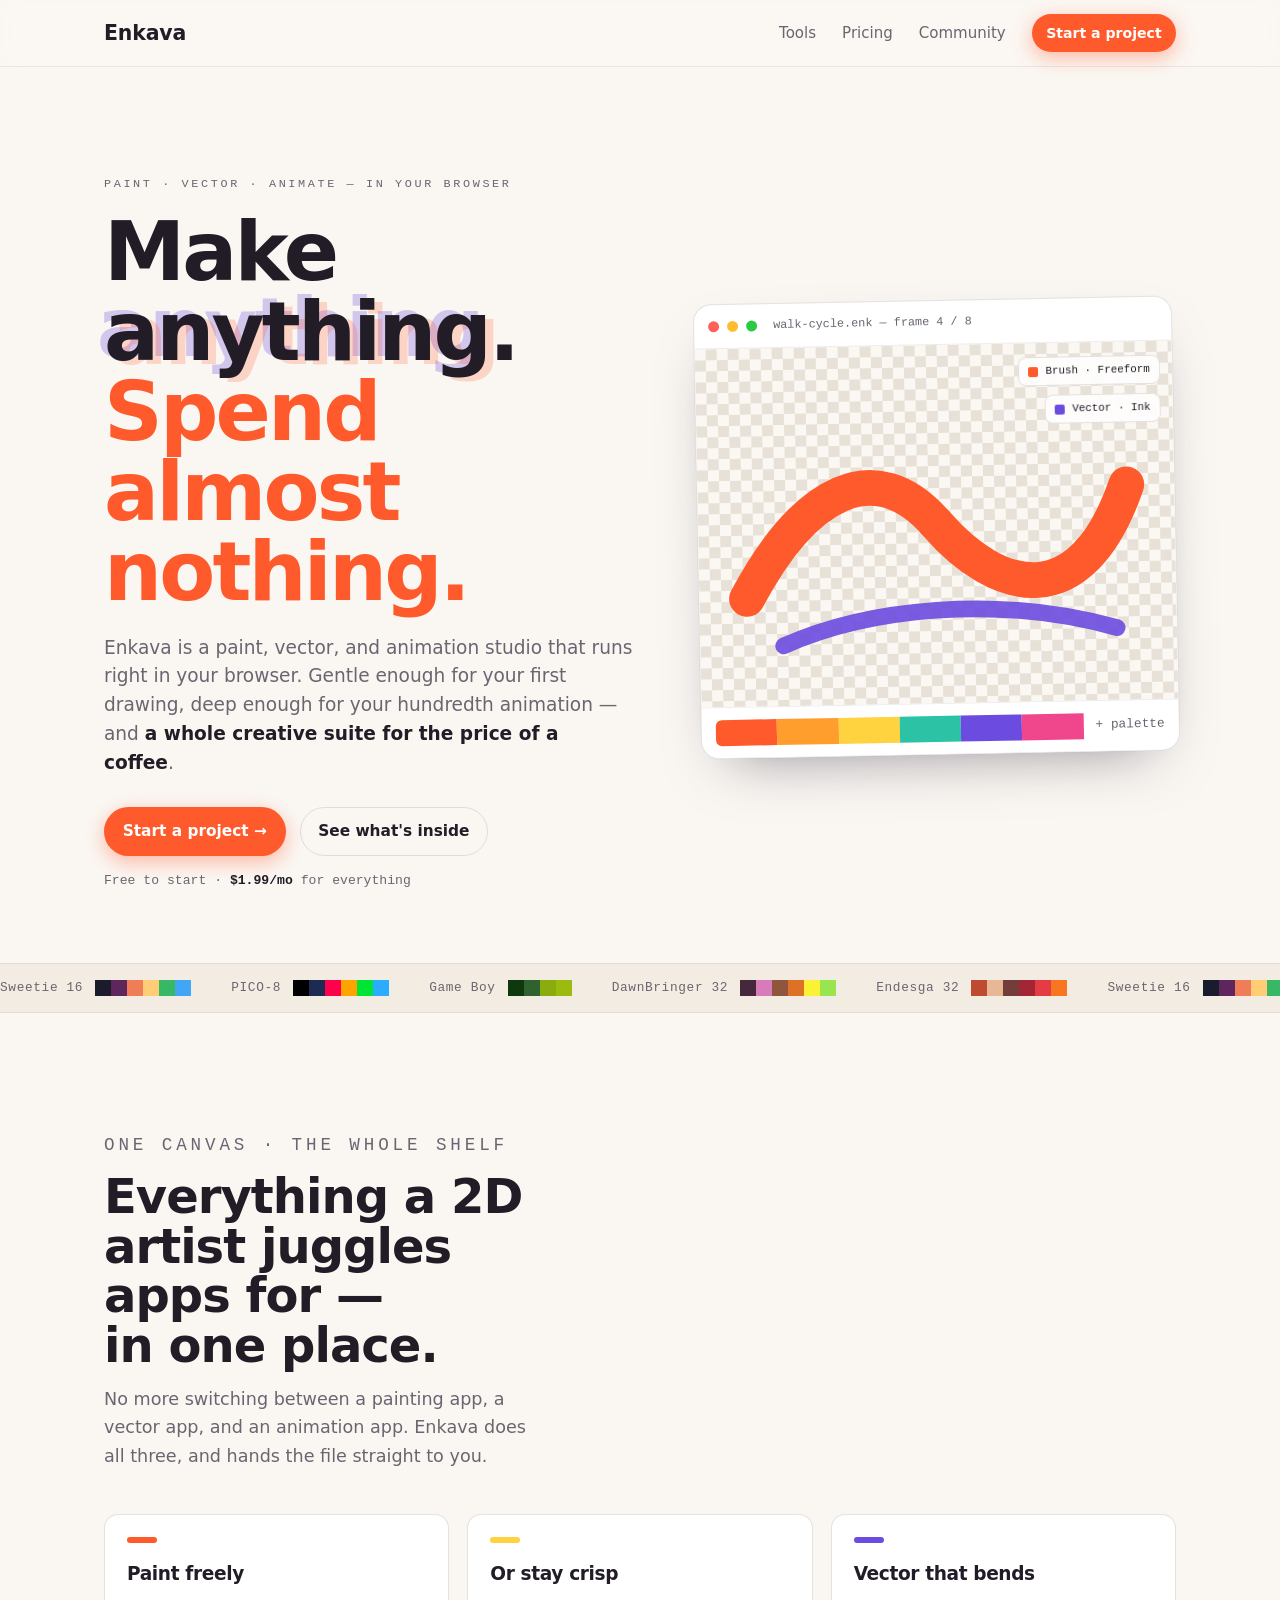
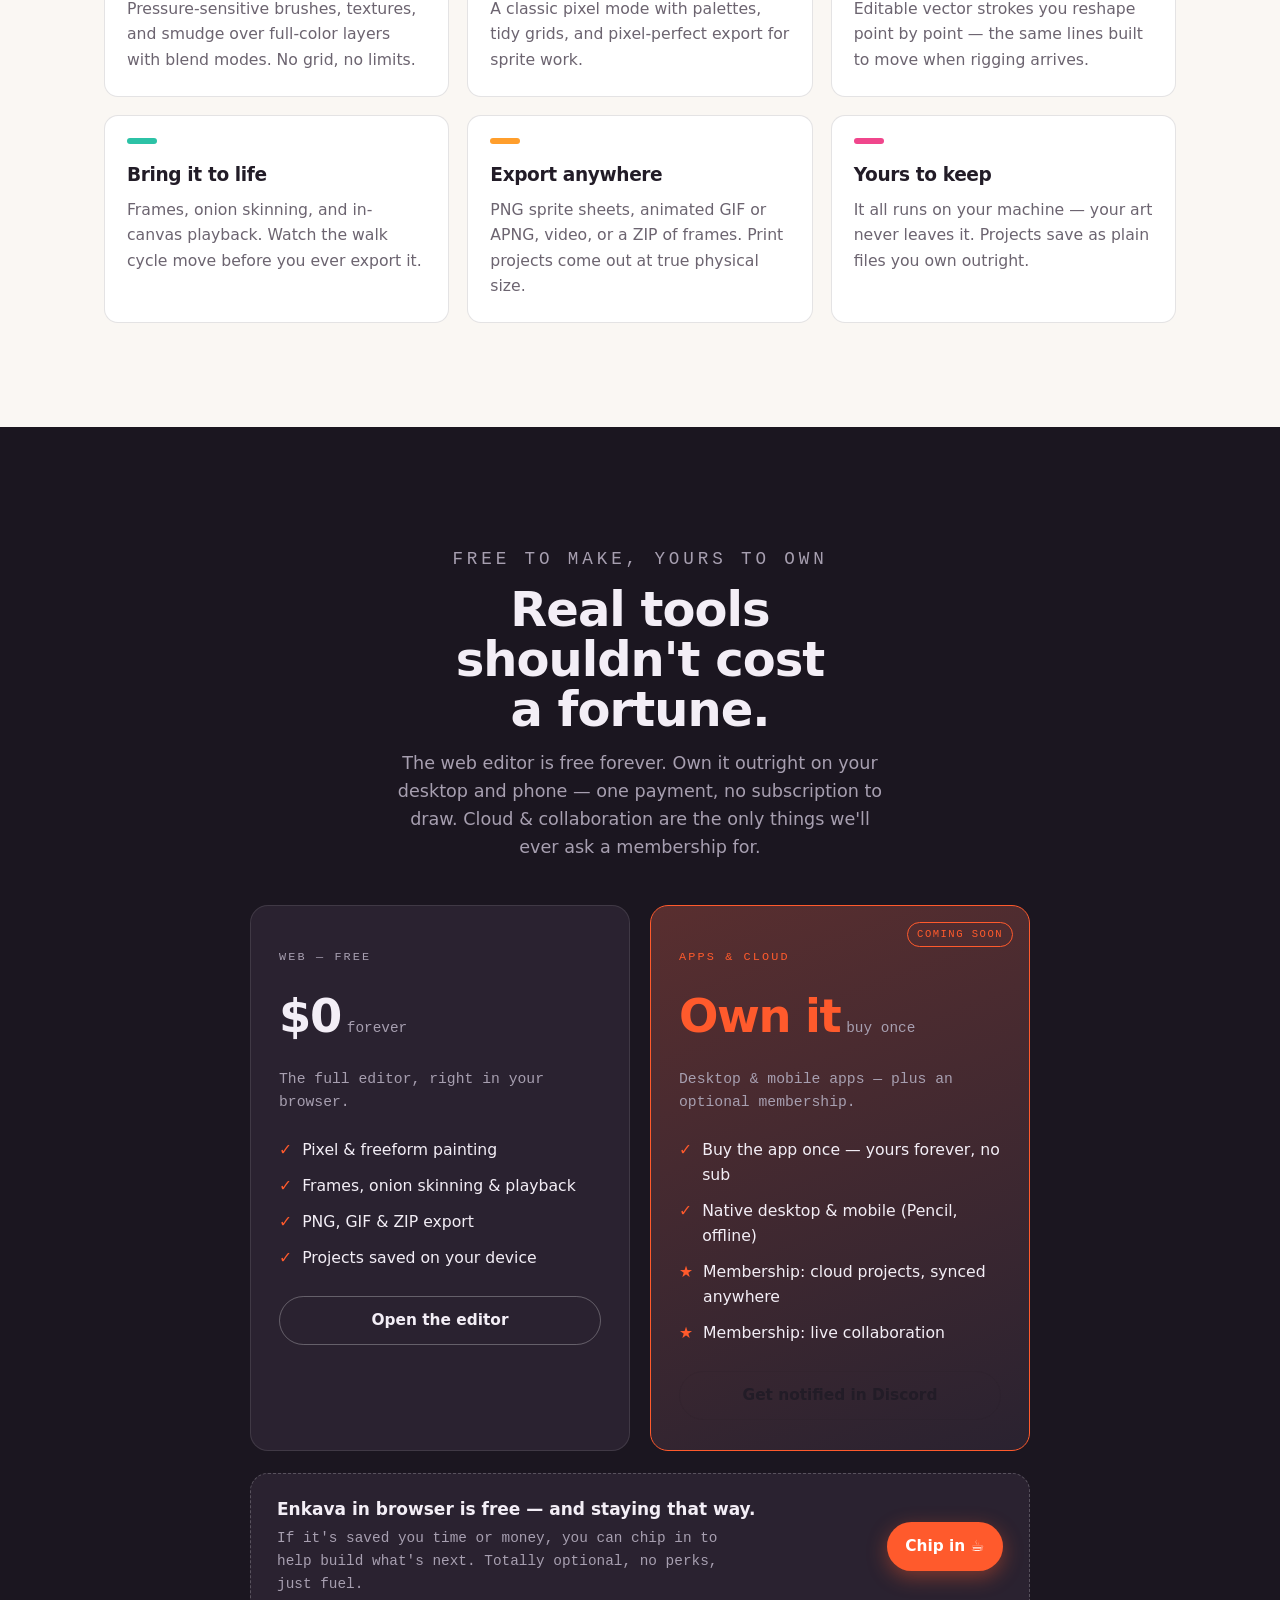
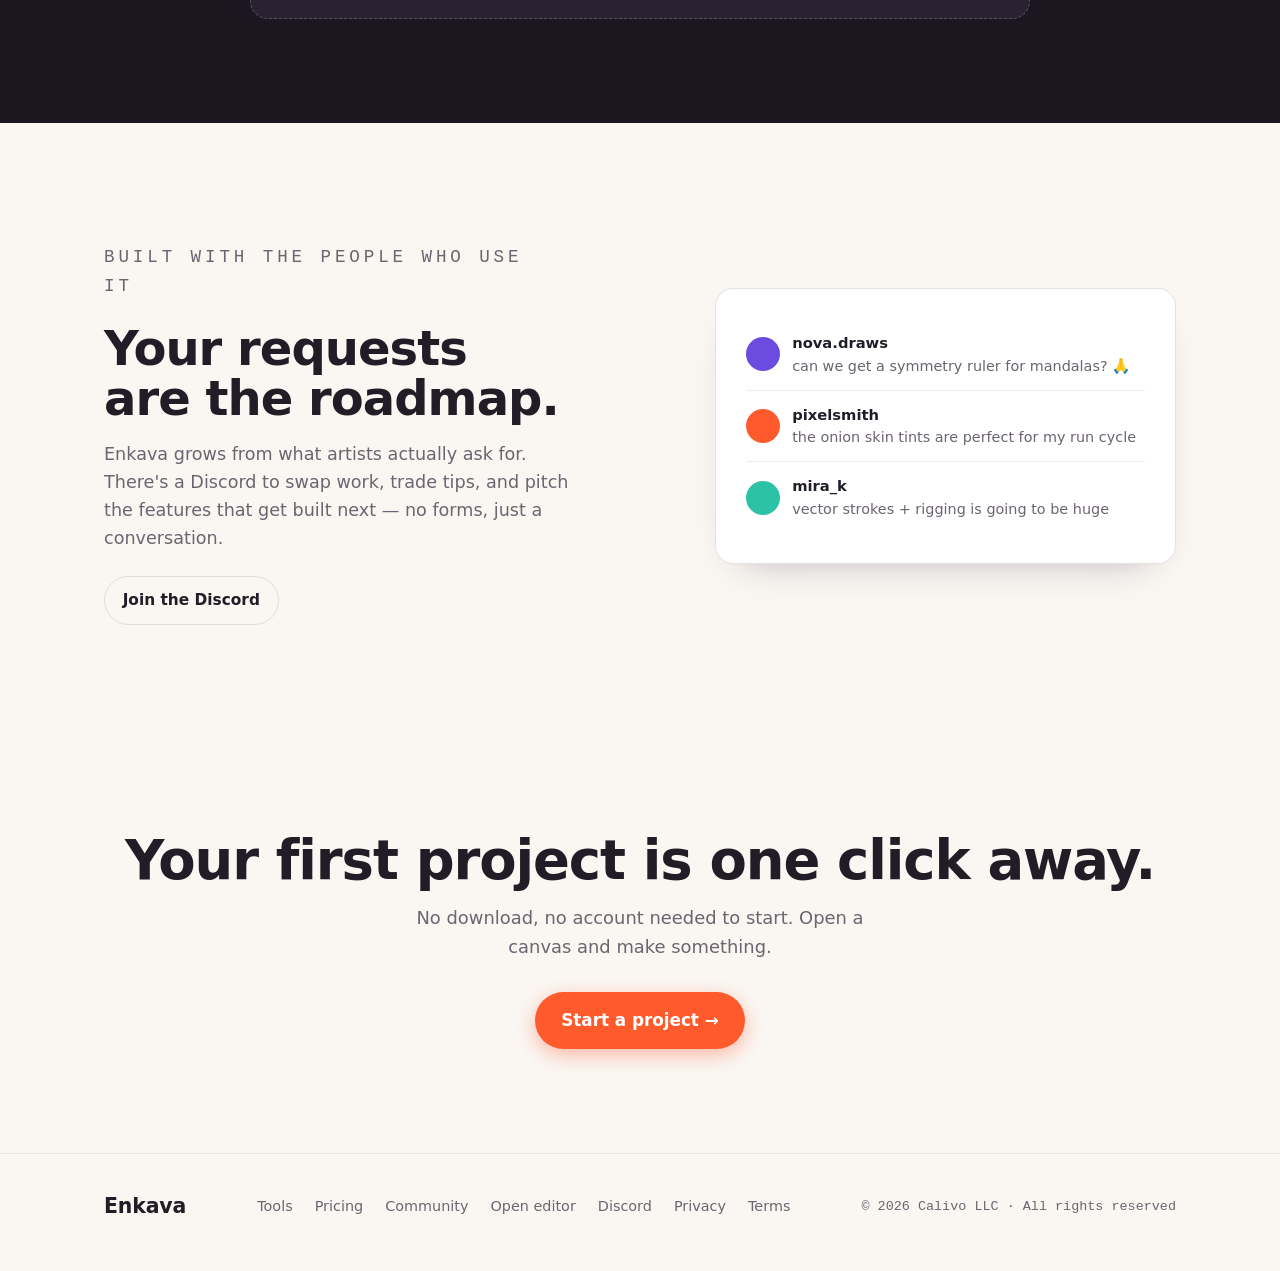
<file: index.html>
<!DOCTYPE html>
<html lang="en">
<head>
<meta charset="utf-8">
<meta name="viewport" content="width=device-width, initial-scale=1">
<!-- ============================================================
     SEO / sharing head block.

     Title + description are written for SERP click-through, not for
     keyword stuffing: Google rewrites descriptions it thinks are spam,
     and the honest phrasing ("free", "in your browser", "no download")
     happens to BE the search language people actually use. Titles stay
     under ~60 chars and descriptions under ~155 so neither truncates.

     Deliberately NOT here: <meta name="keywords">, which every major
     engine has ignored since ~2009 and which only advertises your
     target terms to competitors.
     ============================================================ -->
<title>Enkava — Free Online Drawing &amp; Animation Software</title>
<meta name="description" content="Free 2D art software that runs in your browser: paint, pixel art, vector drawing and frame-by-frame animation, with sprite sheet and GIF export. No download, no account.">
<link rel="canonical" href="https://enkava.com/">
<!-- max-image-preview:large lets Google show the big thumbnail in results
     instead of a postage stamp; the rest are the permissive defaults, stated
     explicitly so a future stray directive can't quietly de-index the site. -->
<meta name="robots" content="index, follow, max-image-preview:large, max-snippet:-1, max-video-preview:-1">
<meta name="theme-color" content="#FF5A2C">

<!-- Open Graph (Discord, Facebook, LinkedIn, iMessage, Slack). og:image MUST
     be an absolute URL — relative paths silently render no card at all, which
     is the single most common reason a share looks bare. -->
<meta property="og:type" content="website">
<meta property="og:site_name" content="Enkava">
<meta property="og:url" content="https://enkava.com/">
<meta property="og:title" content="Enkava — Free Online Drawing &amp; Animation Software">
<meta property="og:description" content="Paint, pixel art, vector drawing and frame-by-frame animation — free, in your browser. No download, no account.">
<meta property="og:image" content="https://enkava.com/og-image.png">
<meta property="og:image:width" content="1200">
<meta property="og:image:height" content="630">
<meta property="og:image:alt" content="Enkava — draw, animate, export. A free 2D paint, vector and animation studio in your browser.">
<meta property="og:locale" content="en_US">

<!-- Twitter/X. summary_large_image is what turns the link into a full-width
     card rather than a thumbnail strip. -->
<meta name="twitter:card" content="summary_large_image">
<meta name="twitter:title" content="Enkava — Free Online Drawing &amp; Animation Software">
<meta name="twitter:description" content="Paint, pixel art, vector drawing and frame-by-frame animation — free, in your browser. No download, no account.">
<meta name="twitter:image" content="https://enkava.com/og-image.png">
<meta name="twitter:image:alt" content="Enkava — draw, animate, export.">

<!-- Inline SVG favicon: a white brush stroke on the brand persimmon. -->
<link rel="icon" href="data:image/svg+xml,<svg xmlns='http://www.w3.org/2000/svg' viewBox='0 0 32 32'><rect width='32' height='32' rx='7' fill='%23FF5A2C'/><path d='M6 22 C12 10 20 10 26 20' stroke='white' stroke-width='4' fill='none' stroke-linecap='round'/></svg>">
<!-- ============================================================
     Structured data (schema.org / JSON-LD).

     Tells Google WHAT this page is rather than making it infer from prose:
     a free web application in the design category. This is what makes a
     result eligible to render with extra detail instead of as a plain link.

     Note there is deliberately no aggregateRating block. Star ratings are a
     tempting rich-result win, but inventing them is fabricating reviews —
     it violates Google's structured-data policy (manual action = worse than
     no markup) and it would be a lie. Add it for real once there are real
     reviews to point at.
     ============================================================ -->
<script type="application/ld+json">
{
  "@context": "https://schema.org",
  "@type": "SoftwareApplication",
  "name": "Enkava",
  "url": "https://enkava.com/",
  "applicationCategory": "DesignApplication",
  "applicationSubCategory": "2D painting, vector drawing and animation",
  "operatingSystem": "Any modern web browser (Chrome, Edge, Firefox, Safari)",
  "browserRequirements": "Requires a browser with HTML5 canvas support",
  "description": "Enkava is a free 2D art studio that runs entirely in the browser: freeform painting with pressure-sensitive brushes, a pixel-art editor, editable vector strokes, and frame-by-frame animation with onion skinning. Exports sprite sheets, GIF, APNG and video. Nothing is uploaded — your art stays on your machine.",
  "image": "https://enkava.com/og-image.png",
  "screenshot": "https://enkava.com/og-image.png",
  "inLanguage": "en",
  "isAccessibleForFree": true,
  "offers": {
    "@type": "Offer",
    "price": "0",
    "priceCurrency": "USD",
    "description": "Free to start; a Pro subscription unlocks the full toolset."
  },
  "featureList": [
    "Freeform painting with pressure-sensitive and textured brushes",
    "Pixel-art editor with custom palettes",
    "Editable vector strokes with width profiles and path smoothing",
    "Layers with opacity, blend modes and alpha lock",
    "Frame-by-frame animation with onion skinning and playback",
    "Sprite sheet, GIF, APNG, video and ZIP export",
    "Print projects with physical units, DPI and CMYK readout",
    "Runs offline in the browser — no upload, no account"
  ],
  "publisher": {
    "@type": "Organization",
    "name": "Calivo LLC",
    "url": "https://enkava.com/"
  }
}
</script>

<style>
  /* ============================================================
     Enkava landing — design tokens
     Neutrals are warm paper / plum-ink (picked, not defaulted).
     Boldness lives in ONE accent (persimmon); the full pigment
     set only appears where the product actually uses color — the
     palette strip. Both themes are authored, not inverted.
     ============================================================ */
  :root {
    --paper:      #FAF7F3;   /* warm paper ground            */
    --paper-2:    #F2ECE3;   /* tinted band                  */
    --card:       #FFFFFF;
    --text:       #221C27;   /* plum-black body              */
    --muted:      #6C6470;   /* warm-grey, biased to accent  */
    --line:       rgba(34,28,39,.12);
    --line-2:     rgba(34,28,39,.08);

    --persimmon:  #FF5A2C;   /* the one bold accent          */
    --persimmon-d:#E8451A;
    --violet:     #6C4CE0;   /* secondary accent / links     */

    /* pigment palette — used only in the swatch strip motif */
    --pig-1:#FF5A2C; --pig-2:#FF9E2C; --pig-3:#FFD23F;
    --pig-4:#2CC2A6; --pig-5:#6C4CE0; --pig-6:#F0468C;

    --check:    #E7E1D8;     /* transparent-canvas checker   */
    --check-bg: #FBF8F3;

    --ink-band:   #1B1620;   /* dark pricing/CTA band        */
    --ink-band-2: #2A2230;
    --on-ink:     #F3EEF6;
    --on-ink-mut: #A79FB0;

    --font-display: system-ui, "Segoe UI", -apple-system, BlinkMacSystemFont, "Helvetica Neue", Arial, sans-serif;
    --font-body:    system-ui, "Segoe UI", -apple-system, BlinkMacSystemFont, "Helvetica Neue", Arial, sans-serif;
    --font-mono:    ui-monospace, "SFMono-Regular", "Cascadia Code", "Segoe UI Mono", Menlo, Consolas, monospace;

    --wrap: 1120px;
    --radius: 18px;
  }

  @media (prefers-color-scheme: dark) {
    :root {
      --paper:  #15111A; --paper-2: #1C1622; --card: #221B2A;
      --text:   #F3EEF6; --muted:   #A79FB0;
      --line:   rgba(255,255,255,.13); --line-2: rgba(255,255,255,.07);
      --persimmon:#FF6E44; --persimmon-d:#FF8560; --violet:#9A82FF;
      --check:#2A2330; --check-bg:#1E1826;
      --ink-band:#0F0C13; --ink-band-2:#1C1622;
    }
  }
  /* Viewer/OS theme toggle must win in both directions */
  :root[data-theme="light"] {
    --paper:#FAF7F3; --paper-2:#F2ECE3; --card:#FFFFFF;
    --text:#221C27; --muted:#6C6470;
    --line:rgba(34,28,39,.12); --line-2:rgba(34,28,39,.08);
    --persimmon:#FF5A2C; --persimmon-d:#E8451A; --violet:#6C4CE0;
    --check:#E7E1D8; --check-bg:#FBF8F3;
    --ink-band:#1B1620; --ink-band-2:#2A2230;
  }
  :root[data-theme="dark"] {
    --paper:#15111A; --paper-2:#1C1622; --card:#221B2A;
    --text:#F3EEF6; --muted:#A79FB0;
    --line:rgba(255,255,255,.13); --line-2:rgba(255,255,255,.07);
    --persimmon:#FF6E44; --persimmon-d:#FF8560; --violet:#9A82FF;
    --check:#2A2330; --check-bg:#1E1826;
    --ink-band:#0F0C13; --ink-band-2:#1C1622;
  }

  * { box-sizing: border-box; }
  html { scroll-behavior: smooth; }
  body {
    margin: 0;
    background: var(--paper);
    color: var(--text);
    font-family: var(--font-body);
    font-size: 17px;
    line-height: 1.6;
    -webkit-font-smoothing: antialiased;
    overflow-x: hidden;
  }
  .wrap { width: 100%; max-width: var(--wrap); margin: 0 auto; padding: 0 24px; }
  a { color: inherit; }
  h1,h2,h3 { margin: 0; text-wrap: balance; letter-spacing: -0.02em; }

  .eyebrow {
    font-family: var(--font-mono);
    font-size: .74rem;
    letter-spacing: .22em;
    text-transform: uppercase;
    color: var(--muted);
  }

  /* ---------- header ---------- */
  .site-head {
    position: sticky; top: 0; z-index: 20;
    backdrop-filter: saturate(1.4) blur(10px);
    background: color-mix(in srgb, var(--paper) 82%, transparent);
    border-bottom: 1px solid var(--line-2);
  }
  .head-row { display: flex; align-items: center; justify-content: space-between; height: 66px; gap: 20px; }
  .brand { display: flex; align-items: baseline; gap: 8px; font-weight: 800; letter-spacing: -0.01em; text-decoration: none; }
  .brand .co { font-family: var(--font-mono); font-weight: 500; font-size: .82rem; letter-spacing: .12em; color: var(--muted); text-transform: uppercase; }
  .brand .colon { color: var(--persimmon); font-weight: 800; }
  .brand .pr { font-size: 1.28rem; }
  .nav { display: flex; align-items: center; gap: 26px; }
  .nav a.navlink { font-size: .94rem; text-decoration: none; color: var(--muted); font-weight: 500; }
  .nav a.navlink:hover { color: var(--text); }
  @media (max-width: 760px) { .nav a.navlink { display: none; } }

  .btn {
    display: inline-flex; align-items: center; gap: .5em;
    font-weight: 700; font-size: .96rem; text-decoration: none;
    padding: .72em 1.15em; border-radius: 999px;
    border: 1px solid transparent; cursor: pointer;
    transition: transform .12s ease, box-shadow .2s ease, background .2s ease;
  }
  .btn-primary { background: var(--persimmon); color: #fff; box-shadow: 0 6px 20px color-mix(in srgb, var(--persimmon) 40%, transparent); }
  .btn-primary:hover { background: var(--persimmon-d); transform: translateY(-2px); box-shadow: 0 10px 26px color-mix(in srgb, var(--persimmon) 48%, transparent); }
  .btn-ghost { background: transparent; color: var(--text); border-color: var(--line); }
  .btn-ghost:hover { border-color: var(--text); transform: translateY(-2px); }
  .btn-sm { padding: .5em .95em; font-size: .88rem; }

  /* ---------- hero ---------- */
  .hero { padding: clamp(48px, 8vw, 96px) 0 clamp(40px, 6vw, 72px); }
  .hero-grid { display: grid; grid-template-columns: 1.05fr .95fr; gap: clamp(32px, 5vw, 64px); align-items: center; }
  @media (max-width: 920px) { .hero-grid { grid-template-columns: 1fr; } }

  .hero h1 {
    font-family: var(--font-display);
    font-weight: 900;
    font-size: clamp(2.7rem, 7.2vw, 5.1rem);
    line-height: .98;
    letter-spacing: -0.035em;
    margin: 18px 0 0;
  }
  .hero h1 .line2 { color: var(--persimmon); }

  /* onion-skin ghost — literally the animation feature, on type */
  .ghost { position: relative; display: inline-block; }
  .ghost::before, .ghost::after {
    content: attr(data-word);
    position: absolute; left: 0; top: 0;
    pointer-events: none; z-index: -1;
  }
  .ghost::before { color: var(--violet);  opacity: .28; transform: translate(-.09em, -.05em); }
  .ghost::after  { color: var(--persimmon); opacity: .22; transform: translate(.10em, .05em); }
  @media (prefers-reduced-motion: no-preference) {
    .ghost::before { animation: onion-a 5.5s ease-in-out infinite; }
    .ghost::after  { animation: onion-b 5.5s ease-in-out infinite; }
  }
  @keyframes onion-a { 0%,100%{ transform: translate(-.09em,-.05em);} 50%{ transform: translate(-.14em,-.08em);} }
  @keyframes onion-b { 0%,100%{ transform: translate(.10em,.05em);} 50%{ transform: translate(.15em,.09em);} }

  .lede { color: var(--muted); font-size: 1.16rem; line-height: 1.55; max-width: 46ch; margin: 22px 0 0; }
  .lede strong { color: var(--text); font-weight: 700; }
  .hero-cta { display: flex; flex-wrap: wrap; gap: 14px; margin-top: 30px; align-items: center; }
  .price-note { font-family: var(--font-mono); font-size: .82rem; color: var(--muted); }
  .price-note b { color: var(--text); }

  /* ---------- canvas demo ---------- */
  .demo {
    background: var(--card);
    border: 1px solid var(--line);
    border-radius: var(--radius);
    box-shadow: 0 24px 60px -30px rgba(20,10,30,.5);
    overflow: hidden;
    transform: rotate(-1.1deg);
    transition: transform .3s ease;
  }
  .demo:hover { transform: rotate(0deg); }
  .demo-bar { display: flex; align-items: center; gap: 8px; padding: 12px 14px; border-bottom: 1px solid var(--line-2); }
  .dot { width: 11px; height: 11px; border-radius: 50%; }
  .demo-title { margin-left: 8px; font-family: var(--font-mono); font-size: .74rem; color: var(--muted); }
  .stage {
    position: relative; aspect-ratio: 4 / 3;
    background-color: var(--check-bg);
    background-image:
      conic-gradient(var(--check) 25%, transparent 0 50%, var(--check) 0 75%, transparent 0);
    background-size: 22px 22px;
  }
  .stage svg { position: absolute; inset: 0; width: 100%; height: 100%; }
  .stroke-path { fill: none; stroke-linecap: round; stroke-linejoin: round; }
  @media (prefers-reduced-motion: no-preference) {
    .stroke-path { stroke-dasharray: 1400; stroke-dashoffset: 1400; animation: paint 1.9s cubic-bezier(.5,.05,.2,1) .35s forwards; }
    .stroke-path.p2 { animation-delay: 1.0s; animation-duration: 1.6s; }
  }
  @keyframes paint { to { stroke-dashoffset: 0; } }
  .layer-chip {
    position: absolute; right: 12px;
    display: flex; align-items: center; gap: 7px;
    background: color-mix(in srgb, var(--card) 88%, transparent);
    border: 1px solid var(--line); border-radius: 8px;
    padding: 5px 9px; font-family: var(--font-mono); font-size: .68rem; color: var(--text);
    backdrop-filter: blur(4px);
  }
  .layer-chip .sq { width: 10px; height: 10px; border-radius: 2px; }
  .demo-palette { display: flex; align-items: center; gap: 0; padding: 12px 14px; border-top: 1px solid var(--line-2); }
  .demo-palette .sw { flex: 1; height: 26px; }
  .demo-palette .sw:first-child { border-radius: 6px 0 0 6px; }
  .demo-palette .sw:last-child { border-radius: 0 6px 6px 0; }
  .demo-palette .plus { font-family: var(--font-mono); color: var(--muted); font-size: .8rem; margin-left: 12px; }

  /* ---------- palette marquee ---------- */
  .marquee { border-top: 1px solid var(--line-2); border-bottom: 1px solid var(--line-2); background: var(--paper-2); overflow: hidden; }
  .marquee-track { display: flex; gap: 40px; width: max-content; padding: 14px 0; }
  @media (prefers-reduced-motion: no-preference) { .marquee-track { animation: slide 34s linear infinite; } }
  @keyframes slide { to { transform: translateX(-50%); } }
  .pal { display: inline-flex; align-items: center; gap: 12px; white-space: nowrap; }
  .pal .name { font-family: var(--font-mono); font-size: .8rem; letter-spacing: .05em; color: var(--muted); }
  .pal .chips { display: inline-flex; }
  .pal .chips i { width: 16px; height: 16px; display: block; }

  /* ---------- section scaffold ---------- */
  section.band { padding: clamp(56px, 9vw, 104px) 0; }
  .sec-head { max-width: 40ch; margin-bottom: 44px; }
  .sec-head h2 { font-family: var(--font-display); font-weight: 850; font-size: clamp(1.9rem, 4.2vw, 3rem); line-height: 1.04; margin-top: 12px; }
  .sec-head p { color: var(--muted); font-size: 1.1rem; margin: 14px 0 0; }

  /* ---------- feature grid ---------- */
  .features { display: grid; grid-template-columns: repeat(3, 1fr); gap: 18px; }
  @media (max-width: 880px) { .features { grid-template-columns: 1fr 1fr; } }
  @media (max-width: 560px) { .features { grid-template-columns: 1fr; } }
  .feat {
    background: var(--card); border: 1px solid var(--line);
    border-radius: 14px; padding: 22px 22px 24px;
    transition: transform .16s ease, border-color .16s ease;
  }
  .feat:hover { transform: translateY(-3px); border-color: color-mix(in srgb, var(--persimmon) 55%, var(--line)); }
  .feat .tag { width: 30px; height: 6px; border-radius: 3px; display: block; margin-bottom: 16px; }
  .feat h3 { font-size: 1.16rem; font-weight: 800; }
  .feat p { color: var(--muted); font-size: .98rem; margin: 8px 0 0; }

  /* ---------- pricing (dark band) ---------- */
  .pricing-band { background: var(--ink-band); color: var(--on-ink); }
  .pricing-band .eyebrow, .pricing-band .sec-head p { color: var(--on-ink-mut); }
  .pricing-band .sec-head { margin-left: auto; margin-right: auto; text-align: center; max-width: 46ch; }
  .plans { display: grid; grid-template-columns: 1fr 1fr; gap: 20px; max-width: 780px; margin: 0 auto; }
  @media (max-width: 680px) { .plans { grid-template-columns: 1fr; } }
  .plan { border-radius: var(--radius); padding: 30px 28px; background: var(--ink-band-2); border: 1px solid rgba(255,255,255,.1); }
  .plan.pro { background: linear-gradient(160deg, color-mix(in srgb, var(--persimmon) 22%, var(--ink-band-2)), var(--ink-band-2)); border-color: var(--persimmon); position: relative; }
  .plan .kicker { font-family: var(--font-mono); font-size: .74rem; letter-spacing: .18em; text-transform: uppercase; color: var(--on-ink-mut); }
  .plan.pro .kicker { color: var(--persimmon); }
  .plan .price { font-family: var(--font-display); font-weight: 900; font-size: 2.9rem; letter-spacing: -0.03em; margin: 10px 0 2px; display: flex; align-items: baseline; gap: 6px; }
  .plan .price span { font-family: var(--font-mono); font-size: .9rem; font-weight: 500; color: var(--on-ink-mut); letter-spacing: 0; }
  .plan .sub { color: var(--on-ink-mut); font-size: .92rem; font-family: var(--font-mono); }
  .plan ul { list-style: none; padding: 0; margin: 22px 0 26px; display: flex; flex-direction: column; gap: 11px; }
  .plan li { display: flex; gap: 10px; font-size: .98rem; align-items: flex-start; }
  .plan li .mk { color: var(--persimmon); font-weight: 800; flex: none; }
  .plan .btn { width: 100%; justify-content: center; }
  .plan.free .btn { background: transparent; color: var(--on-ink); border-color: rgba(255,255,255,.28); }
  .plan.free .btn:hover { border-color: var(--on-ink); }
  .plan.pro .price { color: var(--persimmon); }
  .plan .coming { position: absolute; top: 16px; right: 16px; font-family: var(--font-mono); font-size: .66rem; letter-spacing: .14em; text-transform: uppercase; color: var(--persimmon); border: 1px solid var(--persimmon); border-radius: 999px; padding: 3px 9px; }
  .plan li .mk:not(:empty) { min-width: 1ch; }
  /* Tip jar */
  .tip-jar { max-width: 780px; margin: 22px auto 0; display: flex; align-items: center; justify-content: space-between; gap: 20px; flex-wrap: wrap;
    border-radius: var(--radius); padding: 22px 26px; background: var(--ink-band-2); border: 1px dashed rgba(255,255,255,.22); }
  .tip-copy { min-width: 240px; flex: 1; }
  .tip-head { font-weight: 700; margin: 0 0 4px; }
  .tip-sub { color: var(--on-ink-mut); font-size: .9rem; font-family: var(--font-mono); margin: 0; max-width: 52ch; }
  .tip-btn { flex: none; white-space: nowrap; }

  /* ---------- community ---------- */
  .community .wrap { display: grid; grid-template-columns: 1.1fr .9fr; gap: 48px; align-items: center; }
  @media (max-width: 820px) { .community .wrap { grid-template-columns: 1fr; } }
  .comm-copy h2 { font-family: var(--font-display); font-weight: 850; font-size: clamp(1.9rem, 4.2vw, 3rem); line-height: 1.04; margin-top: 12px; }
  .comm-copy p { color: var(--muted); font-size: 1.1rem; margin: 16px 0 24px; max-width: 42ch; }
  .comm-card {
    background: var(--card); border: 1px solid var(--line); border-radius: var(--radius);
    padding: 30px; box-shadow: 0 18px 40px -28px rgba(20,10,30,.4);
  }
  .comm-card .row { display: flex; gap: 12px; align-items: center; padding: 12px 0; border-bottom: 1px solid var(--line-2); }
  .comm-card .row:last-child { border-bottom: 0; }
  .avatar { width: 34px; height: 34px; border-radius: 50%; flex: none; }
  .comm-card .who { font-weight: 700; font-size: .92rem; }
  .comm-card .msg { color: var(--muted); font-size: .9rem; }

  /* ---------- final CTA ---------- */
  .final { text-align: center; }
  .final h2 { font-family: var(--font-display); font-weight: 900; font-size: clamp(2rem, 5vw, 3.4rem); line-height: 1.02; }
  .final p { color: var(--muted); font-size: 1.12rem; margin: 16px auto 30px; max-width: 40ch; }

  /* ---------- footer ---------- */
  footer { border-top: 1px solid var(--line-2); padding: 36px 0 48px; }
  .foot-row { display: flex; justify-content: space-between; align-items: center; gap: 20px; flex-wrap: wrap; }
  .foot-row .fine { color: var(--muted); font-size: .84rem; font-family: var(--font-mono); }
  .foot-links { display: flex; gap: 22px; flex-wrap: wrap; }
  .foot-links a { color: var(--muted); text-decoration: none; font-size: .9rem; }
  .foot-links a:hover { color: var(--text); }

  a:focus-visible, .btn:focus-visible { outline: 3px solid var(--violet); outline-offset: 3px; border-radius: 6px; }

  @media (prefers-reduced-motion: reduce) {
    * { animation: none !important; transition: none !important; }
    html { scroll-behavior: auto; }
    .stroke-path { stroke-dashoffset: 0 !important; }
  }
</style>
</head>
<body id="top">

<header class="site-head">
  <div class="wrap head-row">
    <a class="brand" href="#top" aria-label="Enkava home">
      <span class="pr">Enkava</span>
    </a>
    <nav class="nav" aria-label="Primary">
      <a class="navlink" href="#tools">Tools</a>
      <a class="navlink" href="#pricing">Pricing</a>
      <a class="navlink" href="#community">Community</a>
      <a class="btn btn-primary btn-sm" href="app.html">Start a project</a>
    </nav>
  </div>
</header>

<main>
  <!-- ============ HERO ============ -->
  <section class="hero">
    <div class="wrap hero-grid">
      <div class="hero-copy">
        <p class="eyebrow">Paint · Vector · Animate — in your browser</p>
        <h1>
          Make <span class="ghost" data-word="anything">anything</span>.<br>
          <span class="line2">Spend almost nothing.</span>
        </h1>
        <p class="lede">
          Enkava is a paint, vector, and animation studio that runs right in your browser.
          Gentle enough for your first drawing, deep enough for your hundredth animation —
          and <strong>a whole creative suite for the price of a coffee</strong>.
        </p>
        <div class="hero-cta">
          <a class="btn btn-primary" href="app.html">Start a project →</a>
          <a class="btn btn-ghost" href="#tools">See what's inside</a>
          <span class="price-note">Free to start · <b>$1.99/mo</b> for everything</span>
        </div>
      </div>

      <!-- product window: checkerboard canvas + painted stroke + palette -->
      <div class="demo" aria-hidden="true">
        <div class="demo-bar">
          <span class="dot" style="background:#FF6058"></span>
          <span class="dot" style="background:#FEBC2E"></span>
          <span class="dot" style="background:#2ACB42"></span>
          <span class="demo-title">walk-cycle.enk — frame 4 / 8</span>
        </div>
        <div class="stage">
          <svg viewBox="0 0 400 300" preserveAspectRatio="xMidYMid meet">
            <path class="stroke-path" d="M40 210 C 90 120, 150 90, 200 150 S 320 230, 360 120"
                  stroke="var(--persimmon)" stroke-width="30"></path>
            <path class="stroke-path p2" d="M70 250 C 140 220, 250 210, 350 240"
                  stroke="var(--violet)" stroke-width="14" opacity="0.9"></path>
          </svg>
          <div class="layer-chip" style="top:14px"><span class="sq" style="background:var(--persimmon)"></span>Brush · Freeform</div>
          <div class="layer-chip" style="top:52px"><span class="sq" style="background:var(--violet)"></span>Vector · Ink</div>
        </div>
        <div class="demo-palette">
          <span class="sw" style="background:var(--pig-1)"></span>
          <span class="sw" style="background:var(--pig-2)"></span>
          <span class="sw" style="background:var(--pig-3)"></span>
          <span class="sw" style="background:var(--pig-4)"></span>
          <span class="sw" style="background:var(--pig-5)"></span>
          <span class="sw" style="background:var(--pig-6)"></span>
          <span class="plus">+ palette</span>
        </div>
      </div>
    </div>
  </section>

  <!-- ============ PALETTE MARQUEE ============ -->
  <div class="marquee" aria-hidden="true">
    <div class="marquee-track">
      <!-- duplicated once for a seamless -50% loop -->
      <span class="pal"><span class="name">Sweetie 16</span><span class="chips"><i style="background:#1a1c2c"></i><i style="background:#5d275d"></i><i style="background:#ef7d57"></i><i style="background:#ffcd75"></i><i style="background:#38b764"></i><i style="background:#41a6f6"></i></span></span>
      <span class="pal"><span class="name">PICO-8</span><span class="chips"><i style="background:#000000"></i><i style="background:#1d2b53"></i><i style="background:#ff004d"></i><i style="background:#ffa300"></i><i style="background:#00e436"></i><i style="background:#29adff"></i></span></span>
      <span class="pal"><span class="name">Game Boy</span><span class="chips"><i style="background:#0f380f"></i><i style="background:#306230"></i><i style="background:#8bac0f"></i><i style="background:#9bbc0f"></i></span></span>
      <span class="pal"><span class="name">DawnBringer 32</span><span class="chips"><i style="background:#45283c"></i><i style="background:#d77bba"></i><i style="background:#8f563b"></i><i style="background:#df7126"></i><i style="background:#fbf236"></i><i style="background:#99e550"></i></span></span>
      <span class="pal"><span class="name">Endesga 32</span><span class="chips"><i style="background:#be4a2f"></i><i style="background:#e8b796"></i><i style="background:#733e39"></i><i style="background:#a22633"></i><i style="background:#e43b44"></i><i style="background:#f77622"></i></span></span>
      <span class="pal"><span class="name">Sweetie 16</span><span class="chips"><i style="background:#1a1c2c"></i><i style="background:#5d275d"></i><i style="background:#ef7d57"></i><i style="background:#ffcd75"></i><i style="background:#38b764"></i><i style="background:#41a6f6"></i></span></span>
      <span class="pal"><span class="name">PICO-8</span><span class="chips"><i style="background:#000000"></i><i style="background:#1d2b53"></i><i style="background:#ff004d"></i><i style="background:#ffa300"></i><i style="background:#00e436"></i><i style="background:#29adff"></i></span></span>
      <span class="pal"><span class="name">Game Boy</span><span class="chips"><i style="background:#0f380f"></i><i style="background:#306230"></i><i style="background:#8bac0f"></i><i style="background:#9bbc0f"></i></span></span>
      <span class="pal"><span class="name">DawnBringer 32</span><span class="chips"><i style="background:#45283c"></i><i style="background:#d77bba"></i><i style="background:#8f563b"></i><i style="background:#df7126"></i><i style="background:#fbf236"></i><i style="background:#99e550"></i></span></span>
      <span class="pal"><span class="name">Endesga 32</span><span class="chips"><i style="background:#be4a2f"></i><i style="background:#e8b796"></i><i style="background:#733e39"></i><i style="background:#a22633"></i><i style="background:#e43b44"></i><i style="background:#f77622"></i></span></span>
    </div>
  </div>

  <!-- ============ TOOLS ============ -->
  <section class="band" id="tools">
    <div class="wrap">
      <div class="sec-head">
        <p class="eyebrow">One canvas · the whole shelf</p>
        <h2>Everything a 2D artist juggles apps for — in one place.</h2>
        <p>No more switching between a painting app, a vector app, and an animation app. Enkava does all three, and hands the file straight to you.</p>
      </div>
      <div class="features">
        <div class="feat">
          <span class="tag" style="background:var(--pig-1)"></span>
          <h3>Paint freely</h3>
          <p>Pressure-sensitive brushes, textures, and smudge over full-color layers with blend modes. No grid, no limits.</p>
        </div>
        <div class="feat">
          <span class="tag" style="background:var(--pig-3)"></span>
          <h3>Or stay crisp</h3>
          <p>A classic pixel mode with palettes, tidy grids, and pixel-perfect export for sprite work.</p>
        </div>
        <div class="feat">
          <span class="tag" style="background:var(--pig-5)"></span>
          <h3>Vector that bends</h3>
          <p>Editable vector strokes you reshape point by point — the same lines built to move when rigging arrives.</p>
        </div>
        <div class="feat">
          <span class="tag" style="background:var(--pig-4)"></span>
          <h3>Bring it to life</h3>
          <p>Frames, onion skinning, and in-canvas playback. Watch the walk cycle move before you ever export it.</p>
        </div>
        <div class="feat">
          <span class="tag" style="background:var(--pig-2)"></span>
          <h3>Export anywhere</h3>
          <p>PNG sprite sheets, animated GIF or APNG, video, or a ZIP of frames. Print projects come out at true physical size.</p>
        </div>
        <div class="feat">
          <span class="tag" style="background:var(--pig-6)"></span>
          <h3>Yours to keep</h3>
          <p>It all runs on your machine — your art never leaves it. Projects save as plain files you own outright.</p>
        </div>
      </div>
    </div>
  </section>

  <!-- ============ PRICING ============ -->
  <section class="band pricing-band" id="pricing">
    <div class="wrap">
      <div class="sec-head">
        <p class="eyebrow">Free to make, yours to own</p>
        <h2>Real tools shouldn't cost a fortune.</h2>
        <p>The web editor is free forever. Own it outright on your desktop and phone — one payment, no subscription to draw. Cloud &amp; collaboration are the only things we'll ever ask a membership for.</p>
      </div>
      <div class="plans">
        <div class="plan free">
          <p class="kicker">Web — Free</p>
          <div class="price">$0<span>forever</span></div>
          <p class="sub">The full editor, right in your browser.</p>
          <ul>
            <li><span class="mk">✓</span> Pixel &amp; freeform painting</li>
            <li><span class="mk">✓</span> Frames, onion skinning &amp; playback</li>
            <li><span class="mk">✓</span> PNG, GIF &amp; ZIP export</li>
            <li><span class="mk">✓</span> Projects saved on your device</li>
          </ul>
          <a class="btn" href="app.html">Open the editor</a>
        </div>
        <div class="plan pro">
          <span class="coming">Coming soon</span>
          <p class="kicker">Apps &amp; Cloud</p>
          <div class="price">Own it<span>buy once</span></div>
          <p class="sub">Desktop &amp; mobile apps — plus an optional membership.</p>
          <ul>
            <li><span class="mk">✓</span> Buy the app once — yours forever, no sub</li>
            <li><span class="mk">✓</span> Native desktop &amp; mobile (Pencil, offline)</li>
            <li><span class="mk">★</span> Membership: cloud projects, synced anywhere</li>
            <li><span class="mk">★</span> Membership: live collaboration</li>
          </ul>
          <a class="btn btn-ghost" href="https://discord.gg/pxVc55C9fs" target="_blank" rel="noopener">Get notified in Discord</a>
        </div>
      </div>

      <!-- ============ TIP JAR (Stripe Payment Link) ============ -->
      <div class="tip-jar">
        <div class="tip-copy">
          <p class="tip-head">Enkava in browser is free — and staying that way.</p>
          <p class="tip-sub">If it's saved you time or money, you can chip in to help build what's next. Totally optional, no perks, just fuel.</p>
        </div>
        <a class="btn btn-primary tip-btn" href="https://buy.stripe.com/5kQ4gA3OO9vE4T1dpl9k400" target="_blank" rel="noopener">Chip in ☕</a>
      </div>
    </div>
  </section>

  <!-- ============ COMMUNITY ============ -->
  <section class="band community" id="community">
    <div class="wrap">
      <div class="comm-copy">
        <p class="eyebrow">Built with the people who use it</p>
        <h2>Your requests are the roadmap.</h2>
        <p>
          Enkava grows from what artists actually ask for. There's a Discord to swap work,
          trade tips, and pitch the features that get built next — no forms, just a conversation.
        </p>
        <a class="btn btn-ghost" href="https://discord.gg/pxVc55C9fs" target="_blank" rel="noopener">Join the Discord</a>
      </div>
      <div class="comm-card" aria-hidden="true">
        <div class="row">
          <span class="avatar" style="background:var(--pig-5)"></span>
          <div><div class="who">nova.draws</div><div class="msg">can we get a symmetry ruler for mandalas? 🙏</div></div>
        </div>
        <div class="row">
          <span class="avatar" style="background:var(--pig-1)"></span>
          <div><div class="who">pixelsmith</div><div class="msg">the onion skin tints are perfect for my run cycle</div></div>
        </div>
        <div class="row">
          <span class="avatar" style="background:var(--pig-4)"></span>
          <div><div class="who">mira_k</div><div class="msg">vector strokes + rigging is going to be huge</div></div>
        </div>
      </div>
    </div>
  </section>

  <!-- ============ FINAL CTA ============ -->
  <section class="band final">
    <div class="wrap">
      <h2>Your first project is one click away.</h2>
      <p>No download, no account needed to start. Open a canvas and make something.</p>
      <a class="btn btn-primary" href="app.html" style="font-size:1.05rem; padding:.85em 1.5em;">Start a project →</a>
    </div>
  </section>
</main>

<footer>
  <div class="wrap foot-row">
    <a class="brand" href="#top" style="text-decoration:none;">
      <span class="pr">Enkava</span>
    </a>
    <div class="foot-links">
      <a href="#tools">Tools</a>
      <a href="#pricing">Pricing</a>
      <a href="#community">Community</a>
      <a href="app.html">Open editor</a>
      <a href="https://discord.gg/pxVc55C9fs" target="_blank" rel="noopener">Discord</a>
      <a href="privacy.html">Privacy</a>
      <a href="terms.html">Terms</a>
    </div>
    <span class="fine">© 2026 Calivo LLC · All rights reserved</span>
  </div>
</footer>
</body>
</html>
</file>
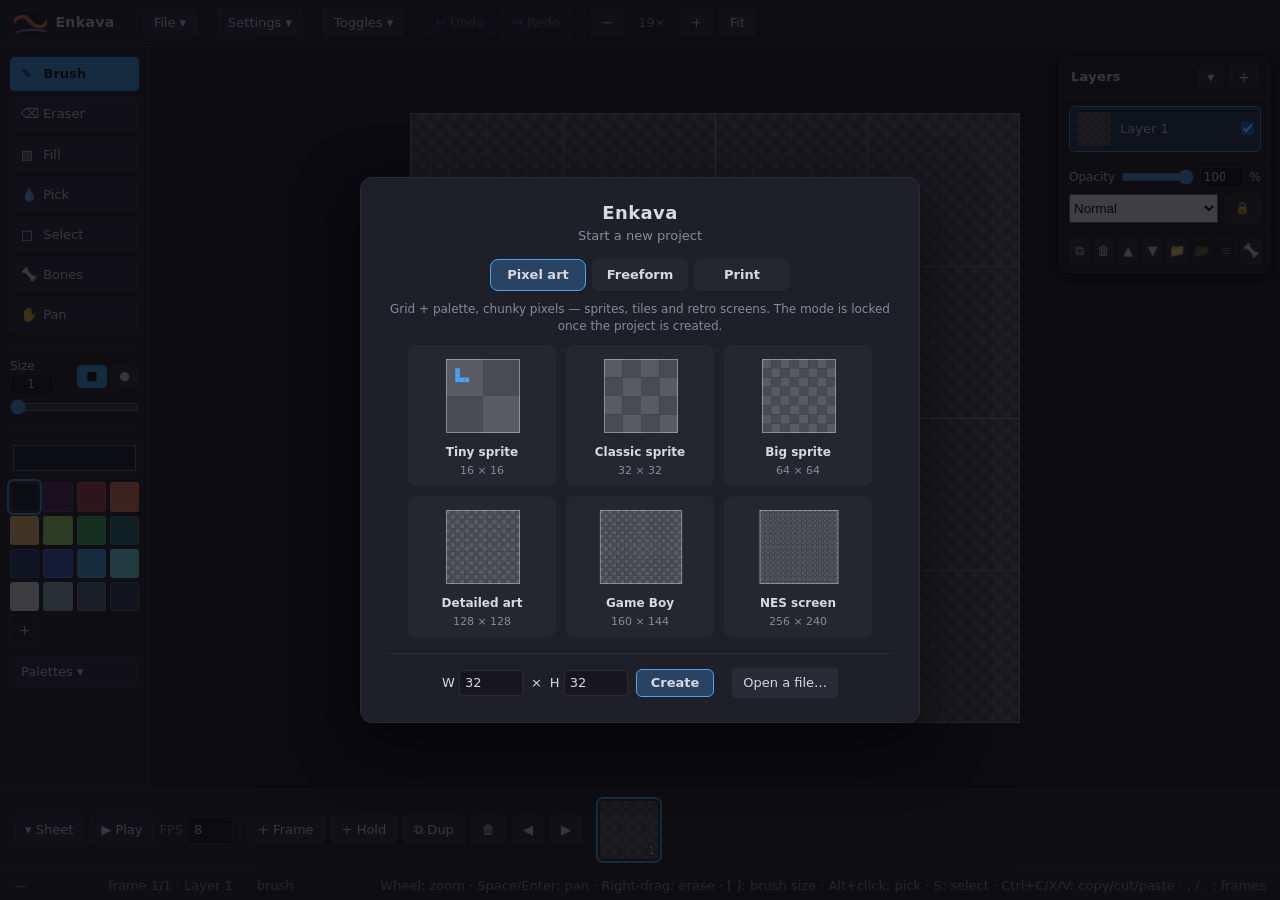
<file: app.html>
<!DOCTYPE html>
<html lang="en">
<head>
<meta charset="utf-8">
<meta name="viewport" content="width=device-width, initial-scale=1">
<!-- The editor is a real landing target too — people link straight to it, and
     it is the page that ranks for "online <tool> editor" style queries, so it
     gets its own title/description/card rather than inheriting nothing. Kept
     short enough to stay readable as a browser tab label. -->
<title>Enkava — Draw, Paint &amp; Animate Online</title>
<meta name="description" content="The Enkava editor: paint, pixel art, vector drawing and frame-by-frame animation in your browser. Free, no download, no account — your art never leaves your machine.">
<link rel="canonical" href="https://enkava.com/app.html">
<meta name="robots" content="index, follow, max-image-preview:large">
<meta name="theme-color" content="#FF5A2C">

<meta property="og:type" content="website">
<meta property="og:site_name" content="Enkava">
<meta property="og:url" content="https://enkava.com/app.html">
<meta property="og:title" content="Enkava — Draw, Paint &amp; Animate Online">
<meta property="og:description" content="Paint, pixel art, vector drawing and frame-by-frame animation — free, in your browser. No download, no account.">
<meta property="og:image" content="https://enkava.com/og-image.png">
<meta property="og:image:width" content="1200">
<meta property="og:image:height" content="630">
<meta property="og:image:alt" content="Enkava — draw, animate, export.">
<meta name="twitter:card" content="summary_large_image">
<meta name="twitter:title" content="Enkava — Draw, Paint &amp; Animate Online">
<meta name="twitter:description" content="Paint, pixel art, vector drawing and frame-by-frame animation — free, in your browser.">
<meta name="twitter:image" content="https://enkava.com/og-image.png">

<!-- Inline SVG favicon (the Enkava wave on brand persimmon) — no extra file
     to deploy, and no 404 for /favicon.ico. -->
<link rel="icon" href='data:image/svg+xml,<svg xmlns="http://www.w3.org/2000/svg" viewBox="0 0 32 32"><rect width="32" height="32" rx="7" fill="%23FF5A2C"/><path d="M6 22 C12 10 20 10 26 20" stroke="white" stroke-width="4" fill="none" stroke-linecap="round"/></svg>'>
<link rel="stylesheet" href="style.css">
</head>
<body>
<header id="topbar">
  <h1 id="brand"><img class="brand-logo" src="logo.png" alt=""> Enkava</h1>
  <div class="group" id="file-wrap">
    <button id="btn-file" title="New, save, and load projects">File &#9662;</button>
    <div id="file-menu" hidden>
      <div class="menu-row" id="mode-row" title="Locked once the project is created. Pixel art: grid, palette, chunky pixels. Freeform: smooth painting. Print: freeform sized for paper, with CMYK feedback">
        <label><input type="radio" id="mode-pixel" name="new-mode" checked> Pixel art</label>
        <label><input type="radio" id="mode-free" name="new-mode"> Freeform</label>
        <label><input type="radio" id="mode-print" name="new-mode"> Print</label>
      </div>
      <div class="menu-row" id="print-dpi-row" hidden>
        <label title="Print resolution — 300 DPI is the photo-print standard">DPI
          <select id="sel-print-dpi">
            <option value="150">150</option>
            <option value="300" selected>300</option>
            <option value="600">600</option>
          </select>
        </label>
      </div>
      <select id="sel-preset" title="Common canvas sizes — picking one fills in W and H">
        <option value="">Size preset&hellip;</option>
        <optgroup label="Sprites &amp; tiles">
          <option value="8x8">8 × 8 — tiny sprite / tile</option>
          <option value="16x16">16 × 16 — classic sprite</option>
          <option value="32x32">32 × 32 — standard sprite</option>
          <option value="64x64">64 × 64 — large sprite</option>
          <option value="128x128">128 × 128 — XL sprite / portrait</option>
        </optgroup>
        <optgroup label="Retro screens">
          <option value="160x144">160 × 144 — Game Boy</option>
          <option value="240x160">240 × 160 — Game Boy Advance</option>
          <option value="256x224">256 × 224 — SNES</option>
          <option value="256x240">256 × 240 — NES</option>
          <option value="320x240">320 × 240 — QVGA / early PC</option>
        </optgroup>
        <optgroup label="Modern &amp; HD">
          <option value="320x180">320 × 180 — 16:9 pixel-art scene</option>
          <option value="640x360">640 × 360 — 16:9 scene, large</option>
          <option value="1280x720">1280 × 720 — HD</option>
          <option value="1920x1080">1920 × 1080 — Full HD</option>
          <option value="3840x2160">3840 × 2160 — 4K</option>
          <option value="7680x4320">7680 × 4320 — 8K (max)</option>
        </optgroup>
      </select>
      <div class="menu-row">
        <label>W <input id="inp-w" type="number" min="1" max="7680" value="32"></label>
        <label>H <input id="inp-h" type="number" min="1" max="4320" value="32"></label>
        <button id="btn-new">New</button>
      </div>
      <hr>
      <button id="btn-save" class="menu-item" title="Save project as a JSON file (Ctrl+S)">Save project</button>
      <button id="btn-load" class="menu-item" title="Load a saved project, or import a PNG/JPEG to work from — the image becomes a new project in the mode picked above">Load / import image&hellip;</button>
      <hr>
      <div class="menu-row">
        <button id="btn-export" class="menu-item" title="All frames as one PNG sprite sheet">Export sheet (PNG)</button>
        <label title="Sheet layout: columns per row (0 = all frames in one strip)">Cols <input id="inp-cols" type="number" min="0" max="99" value="0"></label>
      </div>
      <button id="btn-export-atlas" class="menu-item" title="Sprite sheet PNG + an Aseprite-style JSON atlas (frame rects + timing) — the pair Phaser, PixiJS and most game engines load directly">Export atlas (PNG + JSON)</button>
      <button id="btn-export-gif" class="menu-item" title="Animated GIF at the preview FPS — plays anywhere, but caps at 256 colors with hard transparency (smooth freeform art will band; APNG is the lossless option)">Export GIF</button>
      <button id="btn-export-apng" class="menu-item" title="Animated PNG at the preview FPS — lossless, keeps transparency">Export APNG</button>
      <button id="btn-export-video" class="menu-item" title="Record to MP4 or WebM (whichever this browser encodes); transparency becomes dark gray">Export video</button>
      <button id="btn-export-webm" class="menu-item" title="Alpha-preserving WebM (VP9/VP8) — transparency survives for compositing over other footage in a game engine or video editor">Export WebM (alpha)</button>
      <button id="btn-export-zip" class="menu-item" title="Each frame as its own PNG, zipped — for video editors and game engines">Export frames (ZIP)</button>
      <button id="btn-export-svg" class="menu-item" title="This frame as SVG — vector layers stay real editable paths (Illustrator, Affinity, Figma, Inkscape); raster layers ride along as embedded PNGs">Export frame (SVG)</button>
      <button id="btn-export-pdf" class="menu-item" title="This frame as print-ready PDF — vector layers stay real paths, so it prints at the press's resolution rather than the canvas's">Export frame (PDF)</button>
      <input id="inp-file" type="file" accept=".json,application/json,image/png,image/jpeg,.svg,image/svg+xml" hidden>
    </div>
  </div>
  <div class="group" id="settings-wrap">
    <button id="btn-settings" title="Editor preferences">Settings &#9662;</button>
    <div id="settings-menu" hidden>
      <label title="OFF (default): Undo/Redo only affect the layer and frame you're working on — each plane keeps its own history. ON: Undo/Redo step through your whole edit history across every layer and frame."><input type="checkbox" id="chk-undo-across"> Undo across layers/frames</label>
    </div>
  </div>
  <div class="group" id="toggles-wrap">
    <button id="btn-toggles" title="Show or hide parts of the workspace">Toggles &#9662;</button>
    <div id="toggles-menu" hidden>
      <label title="The tool, brush &amp; color panel on the left"><input type="checkbox" id="chk-show-tools" checked> Tool panel</label>
      <label title="The floating layers panel"><input type="checkbox" id="chk-show-layers" checked> Layers panel</label>
      <label title="The frame strip along the bottom"><input type="checkbox" id="chk-show-anim" checked> Animation panel</label>
      <label title="Small always-playing preview in a floating panel — the main canvas plays too"><input type="checkbox" id="chk-preview"> Preview popup</label>
      <hr>
      <label title="Ghost of the previous frame under the canvas (O)"><input type="checkbox" id="chk-onion-prev" checked> Ghost previous frame</label>
      <label title="Ghost of the next frame too"><input type="checkbox" id="chk-onion-next"> Ghost next frame</label>
      <button id="btn-onion-cfg" class="menu-item" title="Onion skin settings — how many frames to ghost, their opacity, and the prev/next tint colors">Onion settings&hellip;</button>
      <label title="Crosshair guides through the canvas center (X)"><input type="checkbox" id="chk-origin" checked> Origin crosshair</label>
      <label id="proof-row" title="Preview the canvas through a process-ink (CMYK) simulation — approximately how it will look printed"><input type="checkbox" id="chk-proof"> Print proof</label>
      <hr>
      <label title="Ruler along the top edge — the button at its corner switches px / inches / cm"><input type="checkbox" id="chk-ruler-top"> Top ruler</label>
      <label title="Ruler along the bottom edge"><input type="checkbox" id="chk-ruler-bottom"> Bottom ruler</label>
      <label title="Ruler along the left edge"><input type="checkbox" id="chk-ruler-left"> Left ruler</label>
      <label title="Ruler along the right edge"><input type="checkbox" id="chk-ruler-right"> Right ruler</label>
    </div>
  </div>
  <div class="group">
    <button id="btn-undo" title="Undo (Ctrl+Z)" disabled>&#8617; Undo</button>
    <button id="btn-redo" title="Redo (Ctrl+Y)" disabled>&#8618; Redo</button>
  </div>
  <div class="group">
    <button id="btn-zoom-out" title="Zoom out (-)">&minus;</button>
    <span id="zoom-label">16&times;</span>
    <button id="btn-zoom-in" title="Zoom in (+)">+</button>
    <button id="btn-fit" title="Fit canvas to view (0)">Fit</button>
  </div>
</header>
<main>
  <aside id="toolbar">
    <button class="tool active" data-tool="brush" title="Brush (B)"><span class="icon">&#9998;</span> Brush</button>
    <button class="tool" data-tool="eraser" title="Eraser (E)"><span class="icon">&#9003;</span> Eraser</button>
    <button class="tool" data-tool="smudge" title="Smudge (U) — drags the colors already on the layer; the Strength slider sets how far they carry"><span class="icon">&#9757;</span> Smudge</button>
    <button class="tool" data-tool="fill" title="Fill bucket (G)"><span class="icon">&#9639;</span> Fill</button>
    <button class="tool" data-tool="eyedropper" title="Eyedropper (I)"><span class="icon">&#128167;</span> Pick</button>
    <button class="tool" data-tool="pen" title="Pen — click to place anchors, click-drag for smooth curves; click the first anchor to close. Esc or right-click finishes the path. (Vector layers)"><span class="icon">&#10000;</span> Pen</button>
    <button class="tool" data-tool="shape" title="Shapes — drag out a rectangle, ellipse, polygon or star (stay live-editable by their parameters). Shift = square/regular, Alt = from centre. (Vector layers)"><span class="icon">&#9645;</span> Shape</button>
    <button class="tool" data-tool="select" title="Select a rectangle (S) — drag inside it to move; Ctrl+C/X/V copy/cut/paste onto any frame or layer"><span class="icon">&#9633;</span> Select</button>
    <button class="tool" data-tool="bone" title="Bones (K) — drag on empty canvas to add a bone (it chains from the selected one); drag a bone to swing it, auto-keying the pose; bind a layer to the selected bone with the &#129460; button in the Layers panel. Rigid cutout posing."><span class="icon">&#129460;</span> Bones</button>
    <button class="tool" data-tool="pan" title="Drag the canvas around (H — or hold Space or Enter with any tool)"><span class="icon">&#9995;</span> Pan</button>
    <hr>
    <div id="brush-box" title="Brush &amp; eraser size — [ and ] to adjust">
      <button id="btn-brush-lib" title="Open the brush library — pick a texture brush or import your own tip image">Brush: Round &#9662;</button>
      <div id="brush-row">
        <span>Size <input id="size-num" class="num" type="number" min="1" max="256" value="1"></span>
        <span id="brush-shapes">
          <button id="shape-square" class="shape active" title="Square tip">&#9632;</button>
          <button id="shape-circle" class="shape" title="Round tip">&#9679;</button>
        </span>
      </div>
      <input id="inp-brush-size" type="range" min="1" max="64" value="1">
      <div class="brush-sub free-only" id="opacity-box" title="Stroke opacity — one stroke never builds up past this">
        <span>Opacity <input id="opacity-num" class="num" type="number" min="1" max="100" value="100">%</span>
        <input id="inp-brush-opacity" type="range" min="1" max="100" value="100">
      </div>
      <div class="brush-sub free-only" id="strength-box" hidden title="Smudge strength — how far color drags along the stroke; low is a gentle blur, high pulls a long smear">
        <span>Strength <input id="strength-num" class="num" type="number" min="1" max="100" value="50">%</span>
        <input id="inp-smudge-strength" type="range" min="1" max="100" value="50">
      </div>
      <div class="brush-sub free-only" id="hardness-box" title="Tip edge: 100% = hard round, low = soft airbrush (round brush only)">
        <span>Hardness <input id="hardness-num" class="num" type="number" min="0" max="100" value="80">%</span>
        <input id="inp-brush-hardness" type="range" min="0" max="100" value="80">
      </div>
      <div class="brush-sub free-only" title="Fill tolerance — how far a color may differ from the clicked one and still be filled over (raise it to flow past soft edges)">
        <span>Fill tolerance <input id="tolerance-num" class="num" type="number" min="0" max="100" value="12">%</span>
        <input id="inp-fill-tol" type="range" min="0" max="100" value="12">
      </div>
    </div>
    <div id="shape-box" hidden>
      <div id="shape-types">
        <button class="shape-type active" data-shape="rect" title="Rectangle">&#9645;</button>
        <button class="shape-type" data-shape="ellipse" title="Ellipse">&#9711;</button>
        <button class="shape-type" data-shape="polygon" title="Polygon">&#11040;</button>
        <button class="shape-type" data-shape="star" title="Star">&#9733;</button>
      </div>
      <div class="shape-param" data-for="polygon" hidden><span>Sides <input id="shape-sides" class="num" type="number" min="3" max="100" value="5"></span></div>
      <div class="shape-param" data-for="star" hidden><span>Points <input id="shape-points" class="num" type="number" min="3" max="100" value="5"></span></div>
      <div class="shape-param" data-for="star" hidden><span>Inner <input id="shape-inner" class="num" type="number" min="5" max="95" value="50">%</span></div>
      <div class="shape-param" data-for="rect"><span>Corner <input id="shape-corner" class="num" type="number" min="0" max="9999" value="0"></span></div>
    </div>
    <hr>
    <label id="color-well" title="Current color">
      <input id="inp-color" type="color" value="#1a1c2c">
    </label>
    <div id="cmyk-readout"></div>
    <div id="palette" title="Left-click: select · Double-click: edit · Drag: reorder · Right-click: remove"></div>
    <!-- Invisible picker for editing a swatch in place (double-click). It sits
         here so the native popup opens next to the strip it's editing. -->
    <input id="inp-swatch-edit" type="color" tabindex="-1" aria-hidden="true">
    <button id="btn-palette-lib" title="Open the palette library — switch, save, and import color palettes">Palettes &#9662;</button>
  </aside>
  <div id="canvas-wrap">
    <canvas id="view"></canvas>
    <button id="ruler-unit-left" class="ruler-unit" hidden title="Left ruler units — click to cycle px / inches / cm">px</button>
    <button id="ruler-unit-top" class="ruler-unit" hidden title="Top ruler units — click to cycle px / inches / cm">px</button>
    <button id="ruler-unit-right" class="ruler-unit" hidden title="Right ruler units — click to cycle px / inches / cm">px</button>
    <button id="ruler-unit-bottom" class="ruler-unit" hidden title="Bottom ruler units — click to cycle px / inches / cm">px</button>
    <div id="sel-bar-stack">
      <div id="select-bar" hidden>
        <span id="sel-dims">
          <label title="Selection width in art pixels — type a value to set it exactly (resizes about the center)">W <input id="inp-sel-w" class="num" type="number" min="1" step="0.1"></label>
          <label title="Selection height in art pixels — type a value to set it exactly (resizes about the center)">H <input id="inp-sel-h" class="num" type="number" min="1" step="0.1"></label>
          <label title="Rotation in degrees — updates live while the knob turns; type a value to set it exactly">&#8736; <input id="inp-sel-angle" class="num" type="number" step="1">&deg;</label>
        </span>
        <button id="btn-sel-rotl" title="Rotate 90&deg; counter-clockwise">&#8634;</button>
        <button id="btn-sel-rotr" title="Rotate 90&deg; clockwise">&#8635;</button>
        <button id="btn-sel-fliph" title="Flip horizontally">&#8596;</button>
        <button id="btn-sel-flipv" title="Flip vertically">&#8597;</button>
        <button id="btn-sel-copy" title="Copy (Ctrl+C)">Copy</button>
        <button id="btn-sel-cut" title="Cut (Ctrl+X)">Cut</button>
        <button id="btn-sel-del" title="Clear the selected pixels (Del)">Clear</button>
        <button id="btn-sel-commit" title="Place the floating selection (Enter, or click outside it)">&#10003;</button>
        <button id="btn-sel-cancel" title="Cancel / deselect (Esc or right-click)">&#10005;</button>
      </div>
      <!-- Second bar: vector-stroke controls, stacked under the transform bar
           and shown only when vector strokes are selected (keeps each pill
           narrow instead of one overflowing row). -->
      <div id="vec-bar" hidden>
        <span id="vec-style-sel" class="vec-style">
          <span class="vs-grp" data-kind="cap"><span class="vs-label">Cap</span>
            <button class="vs-btn" data-val="round" title="Round cap — a half-disc at each stroke end">R</button>
            <button class="vs-btn" data-val="butt" title="Flat (butt) cap — flush with the end point">F</button>
            <button class="vs-btn" data-val="square" title="Square cap — flat, extended past the end by the stroke radius">S</button>
          </span>
          <span class="vs-grp" data-kind="join"><span class="vs-label">Join</span>
            <button class="vs-btn" data-val="round" title="Round join — corners rounded off">R</button>
            <button class="vs-btn" data-val="miter" title="Miter join — sharp pointed corners">M</button>
            <button class="vs-btn" data-val="bevel" title="Bevel join — corners flattened">B</button>
          </span>
          <span class="vs-grp vs-dash"><span class="vs-label">Dash</span>
            <input class="vs-dash-on num" type="number" min="0" step="1" title="Dash length in pixels (blank or 0 = solid line)">
            <input class="vs-dash-off num" type="number" min="0" step="1" title="Gap length in pixels between dashes">
          </span>
        </span>
        <span id="vec-fill-sel" class="vec-widths">
          <span class="vs-grp"><span class="vs-label">Fill</span>
            <button id="btn-vec-fill" class="vs-swatch" title="Fill colour — click to set the selected shape's fill"></button>
            <input id="inp-fill" type="color" class="vs-fill-input" value="#000000" aria-hidden="true" tabindex="-1">
            <button id="btn-vec-fill-none" class="vs-btn vw-preset" title="Remove the fill">None</button>
            <button id="btn-vec-stroke" class="vs-btn vw-toggle" title="Outline on/off — turn off for a fill-only shape">Stroke</button>
          </span>
        </span>
        <span id="vec-width-sel" class="vec-widths">
          <span class="vs-grp"><span class="vs-label">Taper</span>
            <button class="vs-btn vw-preset" data-profile="uniform" title="Uniform — flatten to the base thickness everywhere">Even</button>
            <button class="vs-btn vw-preset" data-profile="in" title="Taper in — thin at the start, full at the end">In</button>
            <button class="vs-btn vw-preset" data-profile="out" title="Taper out — full at the start, thin at the end">Out</button>
            <button class="vs-btn vw-preset" data-profile="both" title="Swell — thin at both ends, full in the middle">Swell</button>
          </span>
          <button id="btn-vec-width" class="vs-btn vw-toggle" title="Width edit — turn the control dots into thickness handles: drag ⟂ to fatten or thin (or just hold Alt while dragging a dot)">Width</button>
        </span>
        <span id="vec-clean-sel" class="vec-widths">
          <span class="vs-grp"><span class="vs-label">Path</span>
            <button id="btn-vec-curve" class="vs-btn vw-toggle" title="Curve — render the stroke as a smooth spline through its nodes instead of straight segments">Curve</button>
            <button id="btn-vec-smooth" class="vs-btn vw-preset" title="Smooth — average out jitter along the path (press again for more)">Smooth</button>
            <button id="btn-vec-simplify" class="vs-btn vw-preset" title="Simplify — drop redundant points within the tolerance, keeping the shape">Simplify</button>
          </span>
          <span class="vs-grp"><span class="vs-label">Tol</span>
            <input id="inp-vec-tol" class="num" type="number" min="0.1" step="0.5" value="2" title="Simplify tolerance in pixels — higher removes more points">
          </span>
        </span>
      </div>
    </div>
    <div id="brush-panel" hidden>
      <div id="brush-head">
        <span>Brushes</span>
        <button id="btn-brush-import" title="Import a PNG or JPEG as a brush tip — white/opaque paints, black/transparent doesn't">+</button>
        <button id="btn-brush-close" title="Close the brush library">&#10005;</button>
      </div>
      <div id="brush-tabs">
        <button id="tab-bitmap" class="active" title="Bitmap brushes paint pixels">Bitmap</button>
        <button id="tab-vector" title="Vector pens record editable strokes on vector layers">Vector</button>
      </div>
      <span id="vec-style-panel" class="vec-style" hidden>
        <span class="vs-grp" data-kind="cap"><span class="vs-label">Cap</span>
          <button class="vs-btn" data-val="round" title="Round cap — a half-disc at each stroke end">R</button>
          <button class="vs-btn" data-val="butt" title="Flat (butt) cap — flush with the end point">F</button>
          <button class="vs-btn" data-val="square" title="Square cap — flat, extended past the end by the stroke radius">S</button>
        </span>
        <span class="vs-grp" data-kind="join"><span class="vs-label">Join</span>
          <button class="vs-btn" data-val="round" title="Round join — corners rounded off">R</button>
          <button class="vs-btn" data-val="miter" title="Miter join — sharp pointed corners">M</button>
          <button class="vs-btn" data-val="bevel" title="Bevel join — corners flattened">B</button>
        </span>
        <span class="vs-grp vs-dash"><span class="vs-label">Dash</span>
          <input class="vs-dash-on num" type="number" min="0" step="1" title="Dash length in pixels (blank or 0 = solid line)">
          <input class="vs-dash-off num" type="number" min="0" step="1" title="Gap length in pixels between dashes">
        </span>
      </span>
      <div id="brush-list"></div>
      <input id="inp-brush-file" type="file" accept="image/png,image/jpeg" hidden>
    </div>
    <div id="palette-panel" hidden>
      <div id="palette-head">
        <span>Palettes</span>
        <button id="btn-pal-import" title="Import a palette file — Lospec .hex (one hex color per line) or GIMP .gpl">+</button>
        <button id="btn-pal-close" title="Close the palette library">&#10005;</button>
      </div>
      <div id="palette-list"></div>
      <div id="palette-foot">
        <button id="btn-pal-new" title="Start a new palette, seeded with the current color">+ New</button>
        <button id="btn-pal-save" title="Save the current swatch strip as a new palette">Save as&#8230;</button>
        <button id="btn-pal-export" title="Download the current strip as a Lospec .hex file">Export</button>
      </div>
      <input id="inp-pal-file" type="file" accept=".hex,.gpl,.txt,text/plain" hidden>
    </div>
    <div id="preview-panel" hidden>
      <div id="preview-head">
        <span>Preview</span>
        <button id="btn-preview-close" title="Close the preview panel">&#10005;</button>
      </div>
      <canvas id="preview"></canvas>
    </div>
    <div id="onion-panel" hidden>
      <div class="onion-row" title="How many neighboring frames to ghost in each direction — farther frames fade progressively">
        <span>Frames <input id="onion-frames-num" class="num" type="number" min="1" max="8" value="1"></span>
        <input id="inp-onion-frames" type="range" min="1" max="8" value="1">
      </div>
      <div class="onion-row" title="How visible the nearest ghost is — farther frames fade down from here">
        <span>Opacity <input id="onion-opacity-num" class="num" type="number" min="5" max="100" value="45">%</span>
        <input id="inp-onion-opacity" type="range" min="5" max="100" value="45">
      </div>
      <div id="onion-colors">
        <label title="Tint for frames BEFORE the current one">Prev <input id="inp-onion-prev-color" type="color" value="#ff5a5a"></label>
        <label title="Tint for frames AFTER the current one">Next <input id="inp-onion-next-color" type="color" value="#5aaaff"></label>
      </div>
    </div>
    <div id="layers-panel">
      <div id="layers-head">
        <span>Layers</span>
        <button id="btn-layers-collapse" title="Collapse / expand the panel">&#9662;</button>
        <button id="btn-layer-add" title="Add a layer below the current one — in a freeform project, pick raster or vector">+</button>
      </div>
      <div id="layers"></div>
      <div id="layer-adjust">
        <label title="This layer's opacity — how strongly it shows over the layers below (all frames)">Opacity
          <input id="inp-layer-opacity" type="range" min="0" max="100" value="100">
          <input id="layer-opacity-num" class="num" type="number" min="0" max="100" value="100">%
        </label>
        <div id="layer-adjust-row">
          <select id="sel-layer-blend" title="Blend mode — how this layer's colors mix with the layers below">
            <option value="normal">Normal</option>
            <option value="multiply">Multiply</option>
            <option value="screen">Screen</option>
            <option value="overlay">Overlay</option>
          </select>
          <button id="btn-layer-lock" title="Alpha lock — paint only lands where this layer already has pixels; transparency can't change">&#128274;</button>
        </div>
      </div>
      <div class="layer-controls">
        <button id="btn-layer-dup" title="Duplicate the current layer">&#10697;</button>
        <button id="btn-layer-del" title="Delete the current layer or group from every frame">&#128465;</button>
        <button id="btn-layer-up" title="Move the current layer or group up">&#9650;</button>
        <button id="btn-layer-down" title="Move the current layer or group down">&#9660;</button>
        <button id="btn-layer-group" title="Group the current layer or group into a new folder">&#128193;</button>
        <button id="btn-layer-ungroup" title="Ungroup the selected folder (its layers stay)">&#128194;</button>
        <button id="btn-layer-raster" title="Rasterize this vector layer — strokes become plain pixels on every frame (one-way; can't be undone)">&#9998;&#8594;&#9638;</button>
        <button id="btn-layer-hold" title="Hold / un-hold THIS layer on the current frame. Held = it keeps the previous frame's drawing, so this layer can stay on twos while others move on ones (Shift+H)">&#8801;</button>
        <button id="btn-layer-bind" title="Bind this layer to the selected bone (Bone tool), so it follows that bone rigidly. Click again to unbind.">&#129460;</button>
      </div>
    </div>
    <!-- The + button's dropdown: which KIND of layer to add (freeform projects
         only — pixel projects have no vector layers, so + adds one directly).
         Declared OUTSIDE #layers-panel on purpose: that panel is overflow:hidden
         (it would clip the menu) and its header doubles as a drag handle, so a
         pointerdown on the menu's own padding would start dragging the panel.
         It is position:fixed and placed from the button's rect at open time —
         the panel floats, so there is no fixed anchor to hang it off. -->
    <div id="layer-add-menu" hidden>
      <button id="btn-add-raster" class="menu-item" title="A normal painted layer — brushes, pixels, full RGBA">Layer</button>
      <button id="btn-add-vector" class="menu-item" title="A vector layer — Pen and shape strokes stay editable and stay sharp at any zoom">Vector</button>
    </div>
  </div>
</main>
<!-- Dope sheet (13a): one row per layer, one column per frame, showing which
     drawing is exposed where. Collapsed by default — a six-frame sprite
     animation doesn't need one, and the frame strip stays the compact view.
     Sits ABOVE the strip so the strip keeps its place at the bottom edge. -->
<div id="dopesheet" hidden>
  <!-- Transform bar (Phase 13): the ACTIVE layer's transform on the CURRENT
       frame. Editing any field writes a key at that frame (auto-key), which is
       what makes animating feel direct rather than modal. Lives here rather
       than in the layers panel so every animation control is in one place. -->
  <div id="dope-toolbar">
    <span id="xf-target" title="The layer these values animate">&mdash;</span>
    <label title="Horizontal offset, in pixels">X <input id="inp-xf-x" class="num" type="number" step="1" value="0"></label>
    <label title="Vertical offset, in pixels">Y <input id="inp-xf-y" class="num" type="number" step="1" value="0"></label>
    <label title="Rotation about the layer's pivot, in degrees">Rot <input id="inp-xf-rot" class="num" type="number" step="1" value="0"></label>
    <label title="Scale about the layer's pivot, percent">Scale <input id="inp-xf-scale" class="num" type="number" step="1" value="100"></label>
    <label title="Animated alpha — multiplies the layer's own opacity">Alpha <input id="inp-xf-alpha" class="num" type="number" min="0" max="100" step="1" value="100"></label>
    <label title="How this key eases into the NEXT one. Step holds the value until the next key.">Ease
      <select id="sel-xf-ease">
        <option value="inout">Ease in-out</option>
        <option value="linear">Linear</option>
        <option value="in">Ease in</option>
        <option value="out">Ease out</option>
        <option value="step">Step (hold)</option>
      </select>
    </label>
    <button id="btn-xf-key" title="Set a key on this frame, pinning the pose it currently holds">&#9670; Key</button>
    <button id="btn-xf-unkey" title="Remove this frame's key">&#10005;</button>
    <button id="btn-xf-clear" title="Remove ALL of this layer's keys — it stops being animated">Clear</button>
  </div>
  <!-- Camera bar (Phase 13): a GLOBAL, non-layer pan/zoom/rotate on the CURRENT
       frame. Editing any field auto-keys it, exactly like the transform bar
       above; it drives the Camera lane at the top of the sheet, the track that
       proves the sheet's lanes need not be layers (decision 6). -->
  <div id="cam-toolbar">
    <span id="cam-target" title="The global camera — a non-layer pan/zoom/rotate track">Camera</span>
    <label title="Camera pan, horizontal, in pixels">X <input id="inp-cam-x" class="num" type="number" step="1" value="0"></label>
    <label title="Camera pan, vertical, in pixels">Y <input id="inp-cam-y" class="num" type="number" step="1" value="0"></label>
    <label title="Camera zoom, percent — over 100 magnifies and frames a smaller region">Zoom <input id="inp-cam-zoom" class="num" type="number" step="1" value="100"></label>
    <label title="Camera rotation, in degrees">Rot <input id="inp-cam-rot" class="num" type="number" step="1" value="0"></label>
    <label title="How this key eases into the NEXT one. Step holds the value until the next key.">Ease
      <select id="sel-cam-ease">
        <option value="inout">Ease in-out</option>
        <option value="linear">Linear</option>
        <option value="in">Ease in</option>
        <option value="out">Ease out</option>
        <option value="step">Step (hold)</option>
      </select>
    </label>
    <button id="btn-cam-key" title="Set a camera key on this frame — starts the camera here if there isn't one yet">&#9670; Key</button>
    <button id="btn-cam-unkey" title="Remove this frame's camera key">&#10005;</button>
    <button id="btn-cam-clear" title="Remove the entire camera track">Clear</button>
  </div>
  <div id="dope-scroll">
    <div id="dope-head" class="dope-row"><span class="dope-name">Frame</span><div class="dope-cells" id="dope-nums"></div></div>
    <div id="dope-body"></div>
  </div>
</div>
<div id="framebar">
  <div class="group">
    <button id="btn-dope" title="Show the dope sheet — per-layer exposure across every frame, so one layer can hold while another moves">&#9662; Sheet</button>
    <button id="btn-play" title="Play / pause the animation in the canvas (P)">&#9654; Play</button>
    <label class="fps" title="Playback speed, frames per second">FPS <input id="inp-fps" type="number" min="1" max="60" value="8"></label>
  </div>
  <div class="group">
    <button id="btn-frame-add" title="Add blank frame after current (N)">+ Frame</button>
    <button id="btn-frame-hold" title="Add a HELD frame — every layer keeps its current drawing, so it stays on screen longer. This is how you shoot on twos (Shift+N)">+ Hold</button>
    <button id="btn-frame-dup" title="Duplicate current frame (D)">&#10697; Dup</button>
    <button id="btn-frame-del" title="Delete current frame (Del)">&#128465;</button>
    <button id="btn-frame-left" title="Move frame left">&#9664;</button>
    <button id="btn-frame-right" title="Move frame right">&#9654;</button>
  </div>
  <div id="frames"></div>
</div>
<footer id="statusbar">
  <span id="st-coords">&mdash;</span>
  <span id="st-frame">frame 1/1</span>
  <span id="st-tool">brush</span>
  <span id="st-hint">Wheel: zoom &middot; Space/Enter: pan &middot; Right-drag: erase &middot; [ ]: brush size &middot; Alt+click: pick &middot; S: select &middot; Ctrl+C/X/V: copy/cut/paste &middot; , / . : frames</span>
</footer>
<!-- Start screen: shown on boot instead of dropping the user onto a ready-
     made canvas. Picking a preset card (or Create / opening a file) makes
     the project and dismisses it; the app machinery boots underneath. -->
<div id="start-screen" hidden>
  <div id="start-card">
    <h1>Enkava</h1>
    <p id="start-sub">Start a new project</p>
    <!-- Crash recovery (Phase 11). Hidden unless the autosave store holds a
         project from a previous session — a card here rather than a modal, so
         it never gets in the way of someone who wanted a fresh canvas. -->
    <div id="start-recover" hidden>
      <img id="recover-thumb" alt="">
      <div id="recover-text">
        <strong>Continue where you left off</strong>
        <span id="recover-meta"></span>
      </div>
      <button id="btn-recover">Continue</button>
      <button id="btn-recover-discard" title="Discard the recovered work">&#10005;</button>
    </div>
    <div id="start-tabs">
      <button id="start-tab-pixel" class="active">Pixel art</button>
      <button id="start-tab-free">Freeform</button>
      <button id="start-tab-print">Print</button>
    </div>
    <p id="start-blurb"></p>
    <div id="start-print-opts" hidden>
      <label title="How sizes are entered and shown">Units
        <select id="start-unit">
          <option value="in">inches</option>
          <option value="cm">cm</option>
        </select>
      </label>
      <label title="Print resolution — 300 DPI is the standard for photo-quality prints">DPI
        <select id="start-dpi">
          <option value="150">150 draft</option>
          <option value="300" selected>300 standard</option>
          <option value="600">600 fine</option>
        </select>
      </label>
    </div>
    <div id="start-presets"></div>
    <div id="start-custom">
      <label>W <input id="start-w" type="number" min="1" max="7680"></label>
      <span>&times;</span>
      <label>H <input id="start-h" type="number" min="1" max="4320"></label>
      <button id="btn-start-create">Create</button>
      <button id="btn-start-load" title="Open a saved project (.json) or import a PNG / JPEG">Open a file&hellip;</button>
    </div>
  </div>
</div>
<script src="export.js"></script>
<script src="app.js"></script>
</body>
</html>
</file>
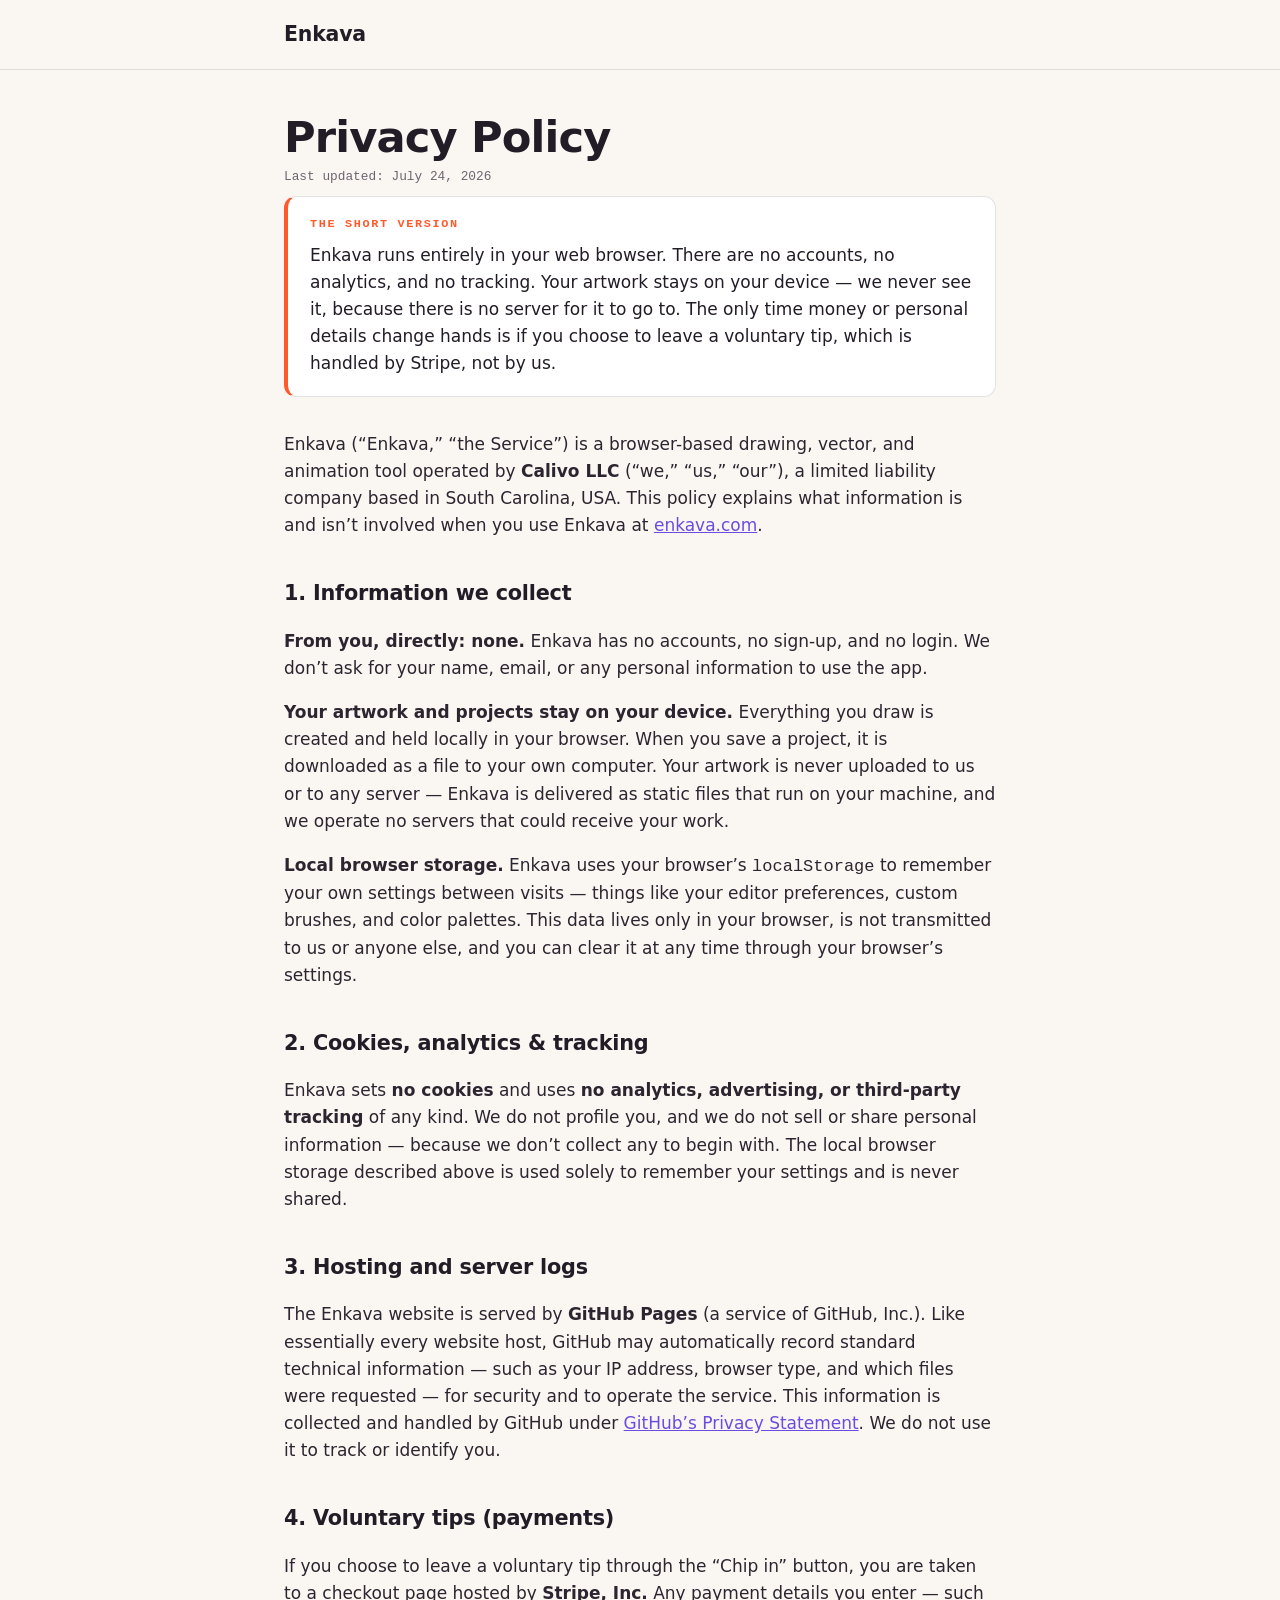
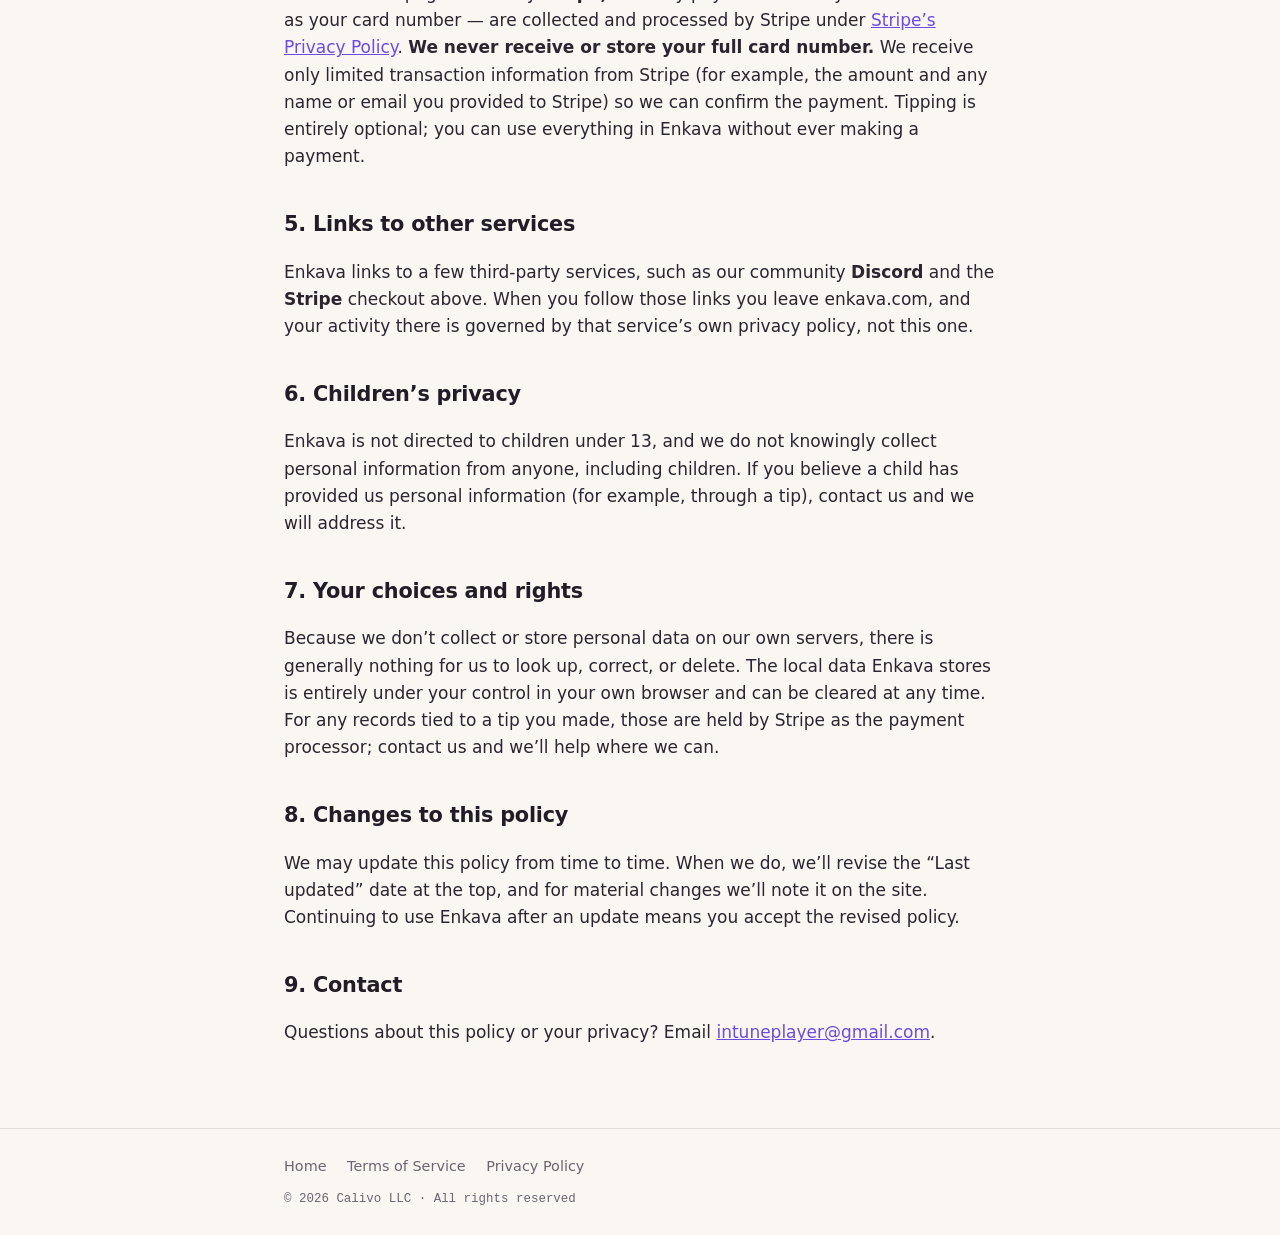
<file: privacy.html>
<!DOCTYPE html>
<!--
  ============================================================================
  LIVE. Operator = Calivo LLC (SC, charter 01630944, formed 2026-07). Published
  on enkava.com. Plain-language policy for a client-side app; not legal advice.
  Maintenance notes:
    - Bump the "Last updated" date below on any material change.
    - Contact is intuneplayer@gmail.com — swap to a domain address
      (e.g. privacy@enkava.com) once the domain has email set up.
  ============================================================================
-->
<html lang="en">
<head>
<meta charset="utf-8">
<meta name="viewport" content="width=device-width, initial-scale=1">
<title>Privacy Policy — Enkava</title>
<meta name="description" content="How Enkava handles your data: it doesn't. Enkava runs entirely in your browser — no accounts, no analytics, no tracking.">
<link rel="canonical" href="https://enkava.com/privacy.html">
<link rel="icon" href="data:image/svg+xml,<svg xmlns='http://www.w3.org/2000/svg' viewBox='0 0 32 32'><rect width='32' height='32' rx='7' fill='%23FF5A2C'/><path d='M6 22 C12 10 20 10 26 20' stroke='white' stroke-width='4' fill='none' stroke-linecap='round'/></svg>">
<style>
  :root {
    --paper:#FAF7F3; --card:#FFFFFF; --text:#221C27; --muted:#6C6470;
    --line:rgba(34,28,39,.12); --persimmon:#FF5A2C; --violet:#6C4CE0;
    --font-body: system-ui, "Segoe UI", -apple-system, BlinkMacSystemFont, "Helvetica Neue", Arial, sans-serif;
    --font-mono: ui-monospace, "SFMono-Regular", "Cascadia Code", "Segoe UI Mono", Menlo, Consolas, monospace;
  }
  * { box-sizing: border-box; }
  html { scroll-behavior: smooth; }
  body {
    margin: 0; background: var(--paper); color: var(--text);
    font-family: var(--font-body); font-size: 17px; line-height: 1.6;
    -webkit-font-smoothing: antialiased;
  }
  .wrap { max-width: 760px; margin: 0 auto; padding: 0 24px; }
  header.site-head { border-bottom: 1px solid var(--line); padding: 18px 0; }
  .brand { font-weight: 800; letter-spacing: -0.01em; font-size: 1.28rem; text-decoration: none; color: var(--text); }
  main { padding: 44px 0 64px; }
  h1 { font-size: clamp(2rem, 5vw, 2.7rem); line-height: 1.1; margin: 0 0 6px; letter-spacing: -0.02em; }
  .updated { font-family: var(--font-mono); font-size: .8rem; color: var(--muted); margin: 0 0 8px; }
  .lede { color: var(--muted); font-size: 1.12rem; margin: 18px 0 34px; }
  h2 { font-size: 1.3rem; margin: 38px 0 10px; letter-spacing: -0.01em; }
  p, li { color: #2c2530; }
  a { color: var(--violet); }
  ul { padding-left: 22px; }
  li { margin: 6px 0; }
  .tldr { background: var(--card); border: 1px solid var(--line); border-left: 4px solid var(--persimmon);
          border-radius: 12px; padding: 18px 22px; margin: 0 0 34px; }
  .tldr strong { display: block; font-family: var(--font-mono); font-size: .74rem; letter-spacing: .14em;
                 text-transform: uppercase; color: var(--persimmon); margin-bottom: 8px; }
  footer { border-top: 1px solid var(--line); padding: 26px 0; color: var(--muted); font-size: .9rem; }
  footer a { color: var(--muted); text-decoration: none; margin-right: 16px; }
  footer a:hover { color: var(--text); }
  .fine { font-family: var(--font-mono); font-size: .78rem; }
</style>
</head>
<body>
<header class="site-head">
  <div class="wrap">
    <a class="brand" href="index.html">Enkava</a>
  </div>
</header>

<main>
  <div class="wrap">
    <h1>Privacy Policy</h1>
    <p class="updated">Last updated: July 24, 2026</p>

    <div class="tldr">
      <strong>The short version</strong>
      Enkava runs entirely in your web browser. There are no accounts, no analytics,
      and no tracking. Your artwork stays on your device — we never see it, because
      there is no server for it to go to. The only time money or personal details
      change hands is if you choose to leave a voluntary tip, which is handled by
      Stripe, not by us.
    </div>

    <p>
      Enkava (&ldquo;Enkava,&rdquo; &ldquo;the Service&rdquo;) is a browser-based
      drawing, vector, and animation tool operated by <strong>Calivo&nbsp;LLC</strong>
      (&ldquo;we,&rdquo; &ldquo;us,&rdquo; &ldquo;our&rdquo;), a limited liability
      company based in South Carolina, USA. This policy explains what information is
      and isn&rsquo;t involved when you use Enkava at
      <a href="https://enkava.com">enkava.com</a>.
    </p>

    <h2>1. Information we collect</h2>
    <p><strong>From you, directly: none.</strong> Enkava has no accounts, no sign-up,
    and no login. We don&rsquo;t ask for your name, email, or any personal information
    to use the app.</p>
    <p><strong>Your artwork and projects stay on your device.</strong> Everything you
    draw is created and held locally in your browser. When you save a project, it is
    downloaded as a file to your own computer. Your artwork is never uploaded to us or
    to any server — Enkava is delivered as static files that run on your machine, and
    we operate no servers that could receive your work.</p>
    <p><strong>Local browser storage.</strong> Enkava uses your browser&rsquo;s
    <code>localStorage</code> to remember your own settings between visits — things
    like your editor preferences, custom brushes, and color palettes. This data lives
    only in your browser, is not transmitted to us or anyone else, and you can clear it
    at any time through your browser&rsquo;s settings.</p>

    <h2>2. Cookies, analytics &amp; tracking</h2>
    <p>Enkava sets <strong>no cookies</strong> and uses <strong>no analytics,
    advertising, or third-party tracking</strong> of any kind. We do not profile you,
    and we do not sell or share personal information — because we don&rsquo;t collect
    any to begin with. The local browser storage described above is used solely to
    remember your settings and is never shared.</p>

    <h2>3. Hosting and server logs</h2>
    <p>The Enkava website is served by <strong>GitHub Pages</strong> (a service of
    GitHub, Inc.). Like essentially every website host, GitHub may automatically record
    standard technical information — such as your IP address, browser type, and which
    files were requested — for security and to operate the service. This information is
    collected and handled by GitHub under
    <a href="https://docs.github.com/en/site-policy/privacy-policies/github-general-privacy-statement" target="_blank" rel="noopener">GitHub&rsquo;s Privacy Statement</a>.
    We do not use it to track or identify you.</p>

    <h2>4. Voluntary tips (payments)</h2>
    <p>If you choose to leave a voluntary tip through the &ldquo;Chip in&rdquo; button,
    you are taken to a checkout page hosted by <strong>Stripe, Inc.</strong> Any payment
    details you enter — such as your card number — are collected and processed by Stripe
    under <a href="https://stripe.com/privacy" target="_blank" rel="noopener">Stripe&rsquo;s Privacy Policy</a>.
    <strong>We never receive or store your full card number.</strong> We receive only
    limited transaction information from Stripe (for example, the amount and any name or
    email you provided to Stripe) so we can confirm the payment. Tipping is entirely
    optional; you can use everything in Enkava without ever making a payment.</p>

    <h2>5. Links to other services</h2>
    <p>Enkava links to a few third-party services, such as our community
    <strong>Discord</strong> and the <strong>Stripe</strong> checkout above. When you
    follow those links you leave enkava.com, and your activity there is governed by that
    service&rsquo;s own privacy policy, not this one.</p>

    <h2>6. Children&rsquo;s privacy</h2>
    <p>Enkava is not directed to children under 13, and we do not knowingly collect
    personal information from anyone, including children. If you believe a child has
    provided us personal information (for example, through a tip), contact us and we
    will address it.</p>

    <h2>7. Your choices and rights</h2>
    <p>Because we don&rsquo;t collect or store personal data on our own servers, there
    is generally nothing for us to look up, correct, or delete. The local data Enkava
    stores is entirely under your control in your own browser and can be cleared at any
    time. For any records tied to a tip you made, those are held by Stripe as the
    payment processor; contact us and we&rsquo;ll help where we can.</p>

    <h2>8. Changes to this policy</h2>
    <p>We may update this policy from time to time. When we do, we&rsquo;ll revise the
    &ldquo;Last updated&rdquo; date at the top, and for material changes we&rsquo;ll note
    it on the site. Continuing to use Enkava after an update means you accept the revised
    policy.</p>

    <h2>9. Contact</h2>
    <p>Questions about this policy or your privacy? Email
    <a href="mailto:intuneplayer@gmail.com">intuneplayer@gmail.com</a>.</p>
  </div>
</main>

<footer>
  <div class="wrap">
    <a href="index.html">Home</a>
    <a href="terms.html">Terms of Service</a>
    <a href="privacy.html">Privacy Policy</a>
    <div class="fine" style="margin-top:12px;">© 2026 Calivo LLC · All rights reserved</div>
  </div>
</footer>
</body>
</html>
</file>
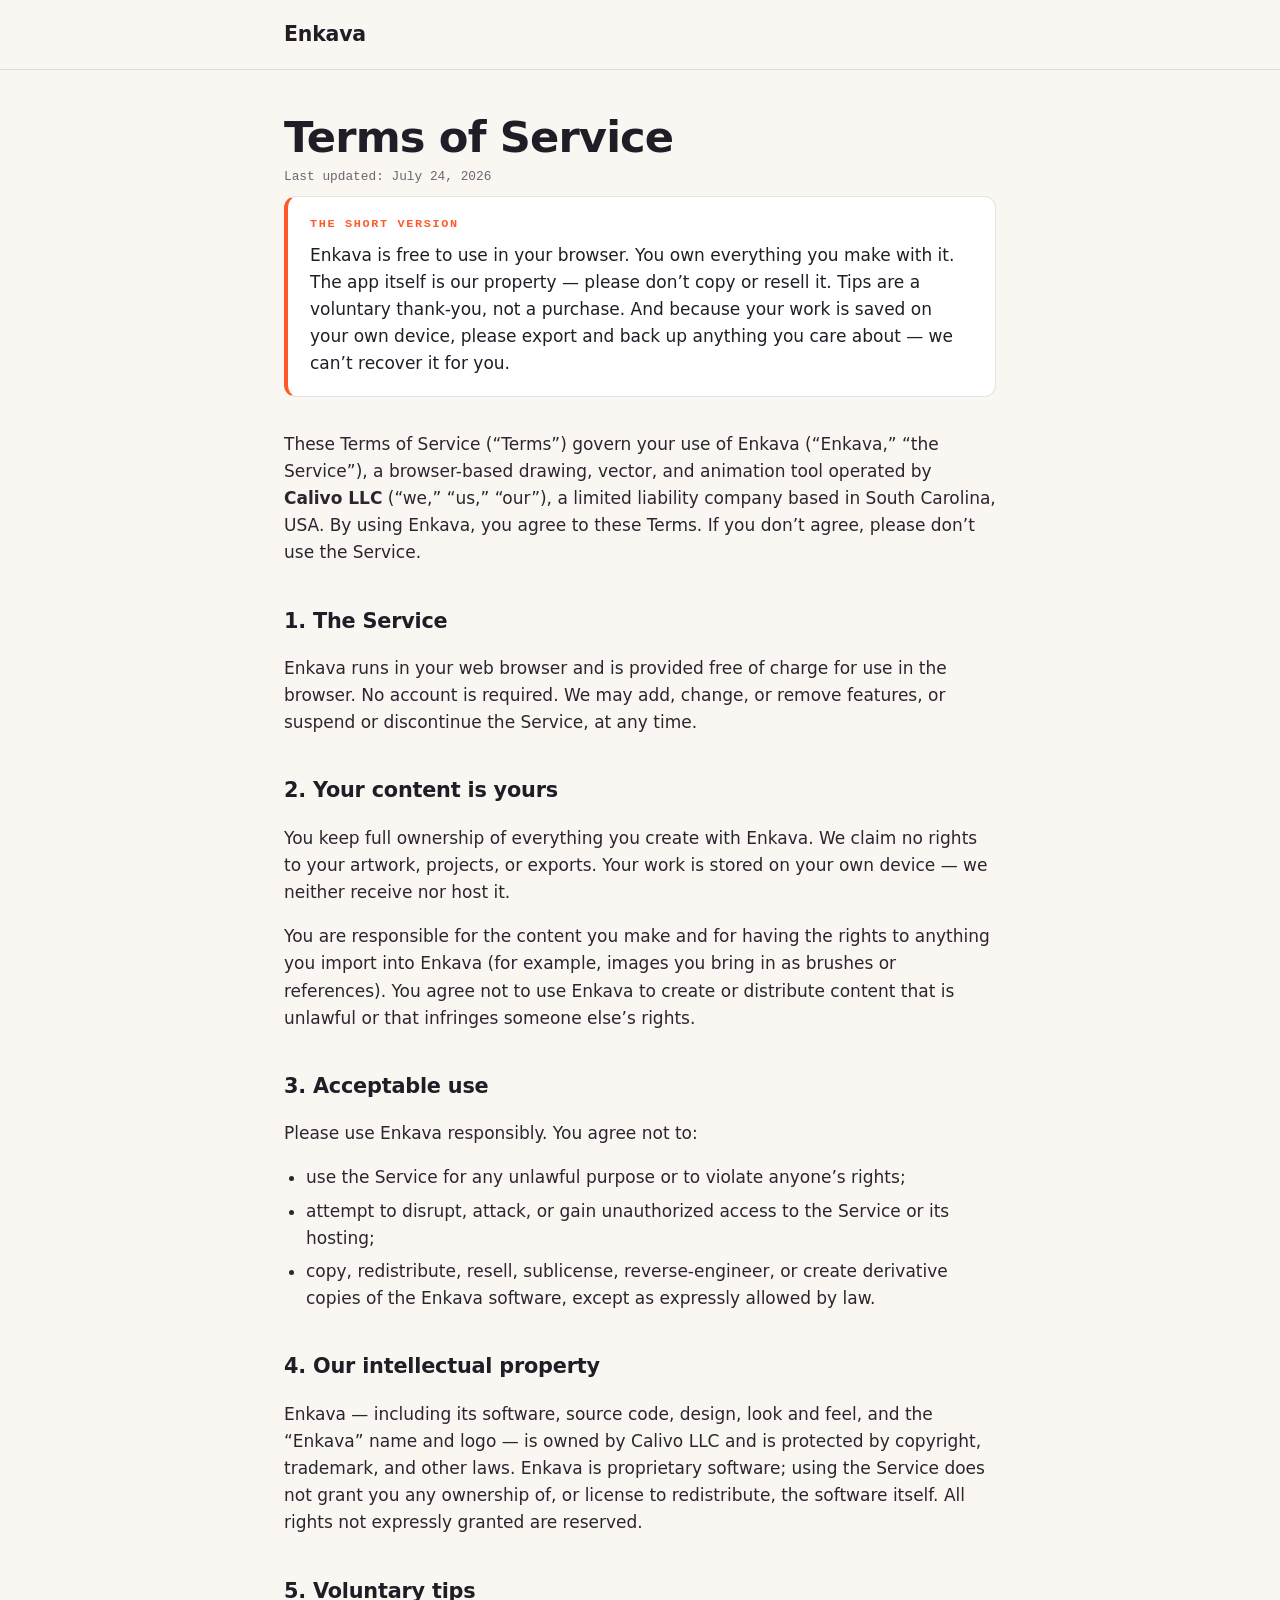
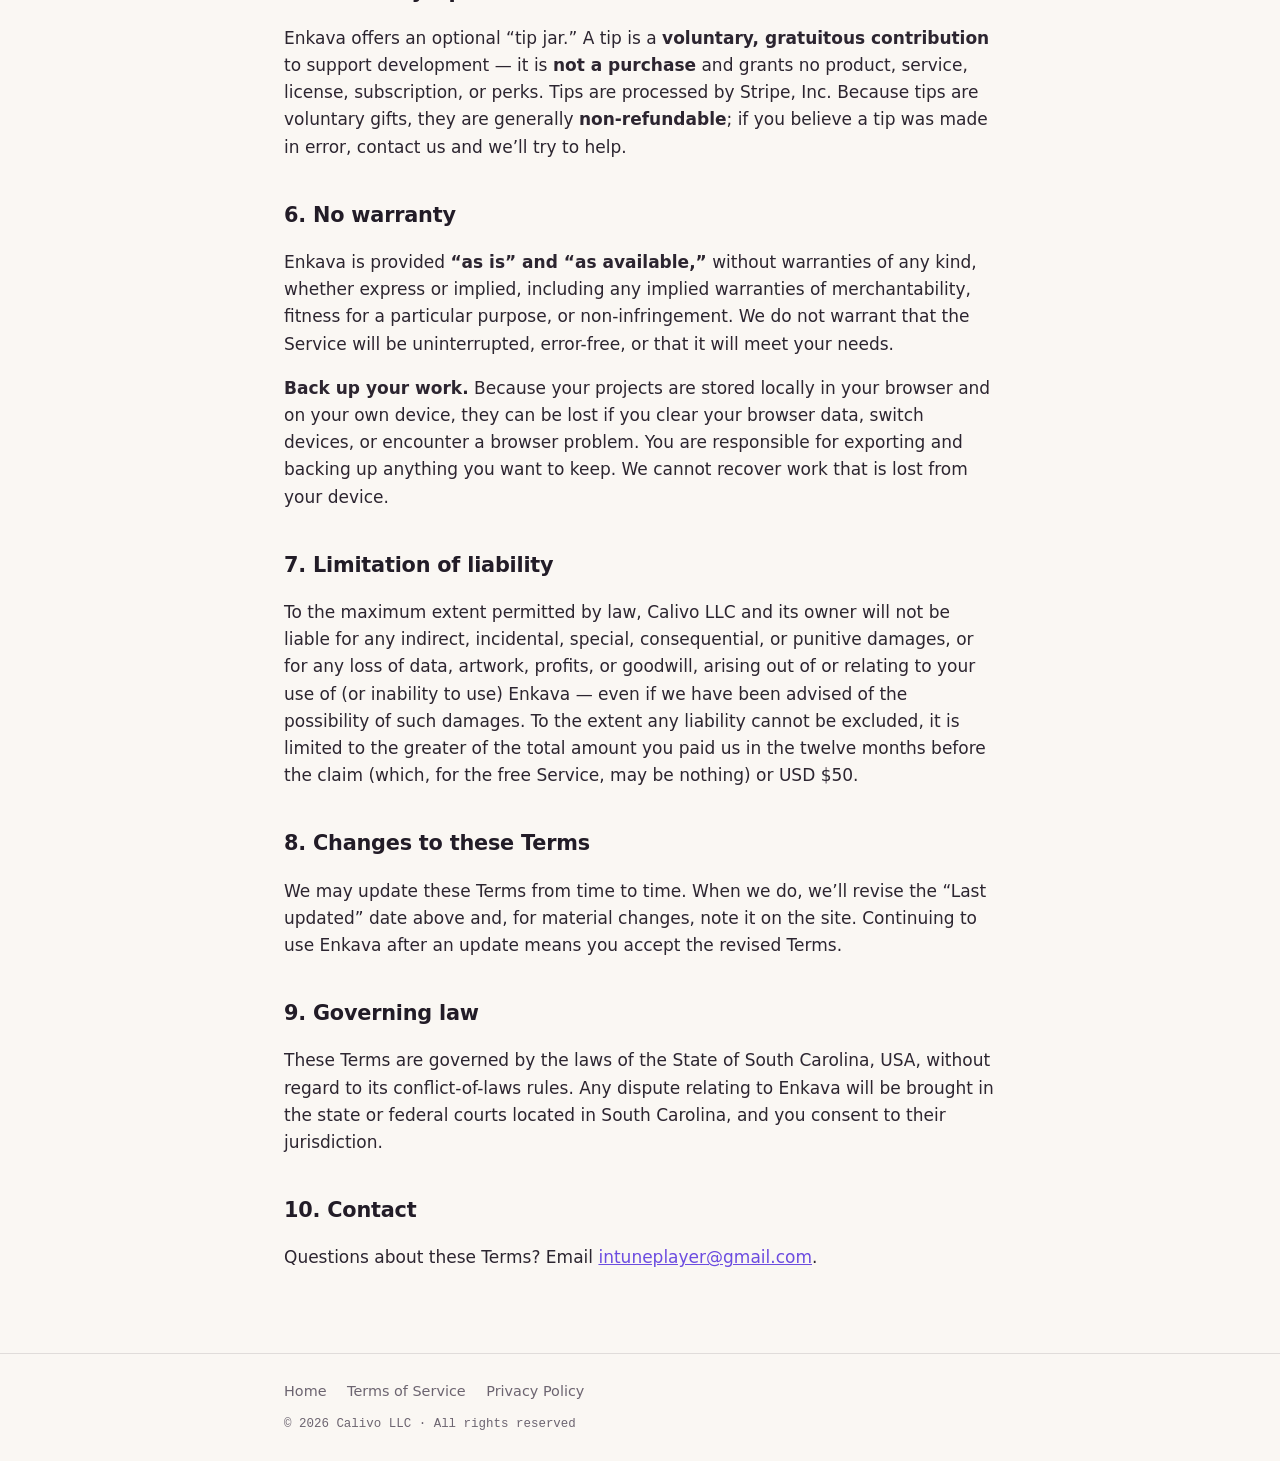
<file: terms.html>
<!DOCTYPE html>
<!--
  ============================================================================
  LIVE. Operator = Calivo LLC (SC, charter 01630944, formed 2026-07). Published
  on enkava.com. Plain-language terms for a client-side app; not legal advice.
  Maintenance notes:
    - Bump the "Last updated" date below on any material change.
    - Governing law is South Carolina — change if the entity ever moves states.
    - Contact is intuneplayer@gmail.com — swap to a domain address later.
  ============================================================================
-->
<html lang="en">
<head>
<meta charset="utf-8">
<meta name="viewport" content="width=device-width, initial-scale=1">
<title>Terms of Service — Enkava</title>
<meta name="description" content="The terms for using Enkava, the browser-based paint, vector, and animation studio.">
<link rel="canonical" href="https://enkava.com/terms.html">
<link rel="icon" href="data:image/svg+xml,<svg xmlns='http://www.w3.org/2000/svg' viewBox='0 0 32 32'><rect width='32' height='32' rx='7' fill='%23FF5A2C'/><path d='M6 22 C12 10 20 10 26 20' stroke='white' stroke-width='4' fill='none' stroke-linecap='round'/></svg>">
<style>
  :root {
    --paper:#FAF7F3; --card:#FFFFFF; --text:#221C27; --muted:#6C6470;
    --line:rgba(34,28,39,.12); --persimmon:#FF5A2C; --violet:#6C4CE0;
    --font-body: system-ui, "Segoe UI", -apple-system, BlinkMacSystemFont, "Helvetica Neue", Arial, sans-serif;
    --font-mono: ui-monospace, "SFMono-Regular", "Cascadia Code", "Segoe UI Mono", Menlo, Consolas, monospace;
  }
  * { box-sizing: border-box; }
  html { scroll-behavior: smooth; }
  body {
    margin: 0; background: var(--paper); color: var(--text);
    font-family: var(--font-body); font-size: 17px; line-height: 1.6;
    -webkit-font-smoothing: antialiased;
  }
  .wrap { max-width: 760px; margin: 0 auto; padding: 0 24px; }
  header.site-head { border-bottom: 1px solid var(--line); padding: 18px 0; }
  .brand { font-weight: 800; letter-spacing: -0.01em; font-size: 1.28rem; text-decoration: none; color: var(--text); }
  main { padding: 44px 0 64px; }
  h1 { font-size: clamp(2rem, 5vw, 2.7rem); line-height: 1.1; margin: 0 0 6px; letter-spacing: -0.02em; }
  .updated { font-family: var(--font-mono); font-size: .8rem; color: var(--muted); margin: 0 0 8px; }
  h2 { font-size: 1.3rem; margin: 38px 0 10px; letter-spacing: -0.01em; }
  p, li { color: #2c2530; }
  a { color: var(--violet); }
  ul { padding-left: 22px; }
  li { margin: 6px 0; }
  .tldr { background: var(--card); border: 1px solid var(--line); border-left: 4px solid var(--persimmon);
          border-radius: 12px; padding: 18px 22px; margin: 0 0 34px; }
  .tldr strong { display: block; font-family: var(--font-mono); font-size: .74rem; letter-spacing: .14em;
                 text-transform: uppercase; color: var(--persimmon); margin-bottom: 8px; }
  footer { border-top: 1px solid var(--line); padding: 26px 0; color: var(--muted); font-size: .9rem; }
  footer a { color: var(--muted); text-decoration: none; margin-right: 16px; }
  footer a:hover { color: var(--text); }
  .fine { font-family: var(--font-mono); font-size: .78rem; }
</style>
</head>
<body>
<header class="site-head">
  <div class="wrap">
    <a class="brand" href="index.html">Enkava</a>
  </div>
</header>

<main>
  <div class="wrap">
    <h1>Terms of Service</h1>
    <p class="updated">Last updated: July 24, 2026</p>

    <div class="tldr">
      <strong>The short version</strong>
      Enkava is free to use in your browser. You own everything you make with it.
      The app itself is our property — please don&rsquo;t copy or resell it. Tips are
      a voluntary thank-you, not a purchase. And because your work is saved on your own
      device, please export and back up anything you care about — we can&rsquo;t recover
      it for you.
    </div>

    <p>
      These Terms of Service (&ldquo;Terms&rdquo;) govern your use of Enkava
      (&ldquo;Enkava,&rdquo; &ldquo;the Service&rdquo;), a browser-based drawing, vector,
      and animation tool operated by <strong>Calivo&nbsp;LLC</strong> (&ldquo;we,&rdquo;
      &ldquo;us,&rdquo; &ldquo;our&rdquo;), a limited liability company based in South
      Carolina, USA. By using Enkava, you agree to these Terms. If you don&rsquo;t agree,
      please don&rsquo;t use the Service.
    </p>

    <h2>1. The Service</h2>
    <p>Enkava runs in your web browser and is provided free of charge for use in the
    browser. No account is required. We may add, change, or remove features, or suspend
    or discontinue the Service, at any time.</p>

    <h2>2. Your content is yours</h2>
    <p>You keep full ownership of everything you create with Enkava. We claim no rights
    to your artwork, projects, or exports. Your work is stored on your own device — we
    neither receive nor host it.</p>
    <p>You are responsible for the content you make and for having the rights to anything
    you import into Enkava (for example, images you bring in as brushes or references).
    You agree not to use Enkava to create or distribute content that is unlawful or that
    infringes someone else&rsquo;s rights.</p>

    <h2>3. Acceptable use</h2>
    <p>Please use Enkava responsibly. You agree not to:</p>
    <ul>
      <li>use the Service for any unlawful purpose or to violate anyone&rsquo;s rights;</li>
      <li>attempt to disrupt, attack, or gain unauthorized access to the Service or its hosting;</li>
      <li>copy, redistribute, resell, sublicense, reverse-engineer, or create derivative
          copies of the Enkava software, except as expressly allowed by law.</li>
    </ul>

    <h2>4. Our intellectual property</h2>
    <p>Enkava — including its software, source code, design, look and feel, and the
    &ldquo;Enkava&rdquo; name and logo — is owned by Calivo&nbsp;LLC and is protected by
    copyright, trademark, and other laws. Enkava is proprietary software; using the
    Service does not grant you any ownership of, or license to redistribute, the software
    itself. All rights not expressly granted are reserved.</p>

    <h2>5. Voluntary tips</h2>
    <p>Enkava offers an optional &ldquo;tip jar.&rdquo; A tip is a <strong>voluntary,
    gratuitous contribution</strong> to support development — it is <strong>not a purchase</strong>
    and grants no product, service, license, subscription, or perks. Tips are processed by
    Stripe, Inc. Because tips are voluntary gifts, they are generally
    <strong>non-refundable</strong>; if you believe a tip was made in error, contact us and
    we&rsquo;ll try to help.</p>

    <h2>6. No warranty</h2>
    <p>Enkava is provided <strong>&ldquo;as is&rdquo; and &ldquo;as available,&rdquo;</strong>
    without warranties of any kind, whether express or implied, including any implied
    warranties of merchantability, fitness for a particular purpose, or non-infringement.
    We do not warrant that the Service will be uninterrupted, error-free, or that it will
    meet your needs.</p>
    <p><strong>Back up your work.</strong> Because your projects are stored locally in your
    browser and on your own device, they can be lost if you clear your browser data, switch
    devices, or encounter a browser problem. You are responsible for exporting and backing
    up anything you want to keep. We cannot recover work that is lost from your device.</p>

    <h2>7. Limitation of liability</h2>
    <p>To the maximum extent permitted by law, Calivo&nbsp;LLC and its owner will not be
    liable for any indirect, incidental, special, consequential, or punitive damages, or for
    any loss of data, artwork, profits, or goodwill, arising out of or relating to your use
    of (or inability to use) Enkava — even if we have been advised of the possibility of such
    damages. To the extent any liability cannot be excluded, it is limited to the greater of
    the total amount you paid us in the twelve months before the claim (which, for the free
    Service, may be nothing) or USD&nbsp;$50.</p>

    <h2>8. Changes to these Terms</h2>
    <p>We may update these Terms from time to time. When we do, we&rsquo;ll revise the
    &ldquo;Last updated&rdquo; date above and, for material changes, note it on the site.
    Continuing to use Enkava after an update means you accept the revised Terms.</p>

    <h2>9. Governing law</h2>
    <p>These Terms are governed by the laws of the State of South Carolina, USA, without
    regard to its conflict-of-laws rules. Any dispute relating to Enkava will be brought in
    the state or federal courts located in South Carolina, and you consent to their
    jurisdiction.</p>

    <h2>10. Contact</h2>
    <p>Questions about these Terms? Email
    <a href="mailto:intuneplayer@gmail.com">intuneplayer@gmail.com</a>.</p>
  </div>
</main>

<footer>
  <div class="wrap">
    <a href="index.html">Home</a>
    <a href="terms.html">Terms of Service</a>
    <a href="privacy.html">Privacy Policy</a>
    <div class="fine" style="margin-top:12px;">© 2026 Calivo LLC · All rights reserved</div>
  </div>
</footer>
</body>
</html>
</file>
<file: style.css>
:root {
  --bg: #16161c;
  --panel: #1f1f28;
  --panel-edge: #2c2c38;
  --text: #d8d8e0;
  --text-dim: #8a8a98;
  --accent: #41a6f6;
}

* { margin: 0; padding: 0; box-sizing: border-box; }

html, body { height: 100%; }

body {
  display: flex;
  flex-direction: column;
  background: var(--bg);
  color: var(--text);
  font: 13px/1.4 system-ui, sans-serif;
  user-select: none;
  overflow: hidden;
  /* Touch screens: buttons respond instantly, double-tap can't zoom the
     page. The canvas opts out of ALL browser gestures separately (#view
     touch-action:none) — pinch/pan there is handled by the app itself. */
  touch-action: manipulation;
}

/* ---------- top bar ---------- */
#topbar {
  display: flex;
  align-items: center;
  gap: 20px;
  padding: 8px 14px;
  background: var(--panel);
  border-bottom: 1px solid var(--panel-edge);
}

#topbar h1 {
  display: flex;
  align-items: center;
  gap: 8px;
  font-size: 14px;
  font-weight: 600;
  letter-spacing: 0.4px;
  margin-right: 8px;
}

/* "For now" brand mark: the Enkava wave, shown as a small rounded tile. */
.brand-logo {
  height: 24px;
  width: auto;
  border-radius: 5px;
  display: block;
}

.group {
  display: flex;
  align-items: center;
  gap: 6px;
}

/* pushes this group (and everything after it) to the right edge */
.group.push { margin-left: auto; }

/* ---------- topbar dropdown menus (File, Settings, Toggles) ---------- */
#file-wrap, #settings-wrap, #toggles-wrap { position: relative; }

#file-menu, #settings-menu, #toggles-menu {
  position: absolute;
  top: calc(100% + 6px);
  left: 0;
  z-index: 10;
  display: flex;
  flex-direction: column;
  gap: 6px;
  padding: 8px;
  background: var(--panel);
  border: 1px solid var(--panel-edge);
  border-radius: 6px;
  box-shadow: 0 4px 16px rgba(0, 0, 0, 0.5);
  white-space: nowrap;
}

#file-menu[hidden], #settings-menu[hidden], #toggles-menu[hidden] { display: none; }

#file-menu hr, #toggles-menu hr {
  border: none;
  border-top: 1px solid var(--panel-edge);
}

/* Toggles & Settings menus: one checkbox row per option. */
#toggles-menu label, #settings-menu label {
  display: flex;
  align-items: center;
  gap: 6px;
  cursor: pointer;
}

#file-menu .menu-row {
  display: flex;
  align-items: center;
  gap: 6px;
}

#file-menu .menu-item, #toggles-menu .menu-item { text-align: left; }

/* New-project mode picker: two radio labels side by side */
#mode-row { justify-content: space-between; }
#mode-row label {
  display: flex;
  align-items: center;
  gap: 4px;
  cursor: pointer;
}

#file-menu select {
  padding: 5px 6px;
  background: var(--bg);
  border: 1px solid var(--panel-edge);
  border-radius: 4px;
  color: var(--text);
  font: inherit;
}

.group label {
  display: flex;
  align-items: center;
  gap: 4px;
  color: var(--text-dim);
}

input[type="number"] {
  width: 52px;
  padding: 4px 6px;
  background: var(--bg);
  border: 1px solid var(--panel-edge);
  border-radius: 4px;
  color: var(--text);
  font: inherit;
}

button {
  padding: 5px 10px;
  background: #2a2a35;
  border: 1px solid var(--panel-edge);
  border-radius: 4px;
  color: var(--text);
  font: inherit;
  cursor: pointer;
}

button:hover:not(:disabled) { background: #343442; }
button:disabled { opacity: 0.4; cursor: default; }

#zoom-label {
  min-width: 44px;
  text-align: center;
  color: var(--text-dim);
  font-variant-numeric: tabular-nums;
}

/* ---------- main layout ---------- */
main {
  flex: 1;
  display: flex;
  min-height: 0;
}

/* Panels hidden from the Toggles menu. Their display:flex rules would beat
   the [hidden] attribute's default styling, so spell it out. */
#toolbar[hidden], #layers-panel[hidden], #framebar[hidden] { display: none; }

#toolbar {
  width: 150px;
  padding: 10px;
  display: flex;
  flex-direction: column;
  gap: 6px;
  background: var(--panel);
  border-right: 1px solid var(--panel-edge);
  overflow-y: auto;
}

/* ---------- scrollable panels ---------- */
/* Every panel that can overflow shares one custom scrollbar so the OS default
   (an opaque white bar) never clashes with the dark UI. Applies to the tool
   panel, brush/palette lists, the New-project card, the layers list, and the
   horizontal frame strip. */

/* Firefox: thin bar tinted to the panel edge over an invisible track. This is
   guarded so it ONLY applies where ::-webkit-scrollbar is unsupported —
   setting scrollbar-color/-width in Chromium/Edge silently disables the
   ::-webkit-scrollbar styling below, which is the app's actual target. */
@supports not selector(::-webkit-scrollbar) {
  #toolbar, #brush-list, #palette-list, #start-card, #layers, #frames {
    scrollbar-width: thin;
    scrollbar-color: var(--panel-edge) transparent;
  }
}

/* Chromium/Edge (the app's target): paint the scrollbar to match the panel.
   Defining these pseudo-elements also opts out of the fade-out overlay bar in
   favor of an always-visible one. The thumb is the panel-edge color; its 2px
   border is TRANSPARENT (not a fixed panel color) with background-clip so each
   container's own background shows through as inset padding — that keeps the
   floating-pill look correct over panels of different shades AND the light
   checkerboard frame strip. Brightens toward the dim-text tone on hover; the
   track stays transparent so only the thumb shows. width+height cover both the
   vertical panels and the horizontal frame strip in one rule. */
#toolbar::-webkit-scrollbar,
#brush-list::-webkit-scrollbar,
#palette-list::-webkit-scrollbar,
#start-card::-webkit-scrollbar,
#layers::-webkit-scrollbar,
#frames::-webkit-scrollbar {
  width: 10px;
  height: 10px;
}
#toolbar::-webkit-scrollbar-track,
#brush-list::-webkit-scrollbar-track,
#palette-list::-webkit-scrollbar-track,
#start-card::-webkit-scrollbar-track,
#layers::-webkit-scrollbar-track,
#frames::-webkit-scrollbar-track {
  background: transparent;
}
#toolbar::-webkit-scrollbar-thumb,
#brush-list::-webkit-scrollbar-thumb,
#palette-list::-webkit-scrollbar-thumb,
#start-card::-webkit-scrollbar-thumb,
#layers::-webkit-scrollbar-thumb,
#frames::-webkit-scrollbar-thumb {
  background: var(--panel-edge);
  border-radius: 5px;
  border: 2px solid transparent;
  background-clip: padding-box;
}
#toolbar::-webkit-scrollbar-thumb:hover,
#brush-list::-webkit-scrollbar-thumb:hover,
#palette-list::-webkit-scrollbar-thumb:hover,
#start-card::-webkit-scrollbar-thumb:hover,
#layers::-webkit-scrollbar-thumb:hover,
#frames::-webkit-scrollbar-thumb:hover {
  background: var(--text-dim);
  background-clip: padding-box;
}

#toolbar hr {
  border: none;
  border-top: 1px solid var(--panel-edge);
  margin: 6px 0;
}

.tool {
  text-align: left;
  padding: 7px 10px;
}

.tool .icon { display: inline-block; width: 18px; }

.tool.active {
  background: var(--accent);
  border-color: var(--accent);
  color: #0c0c12;
  font-weight: 600;
}

/* Brush size + tip shape (shared by the brush and eraser tools) */
#brush-box {
  display: flex;
  flex-direction: column;
  gap: 4px;
  font-size: 12px;
}

#brush-row {
  display: flex;
  align-items: center;
  justify-content: space-between;
}

#brush-shapes { display: flex; gap: 4px; }

.shape {
  padding: 2px 8px;
  line-height: 1.4;
}

.shape.active {
  background: var(--accent);
  border-color: var(--accent);
  color: #0c0c12;
}

#inp-brush-size {
  width: 100%;
  margin: 0;
  accent-color: var(--accent);
}

/* Freeform-only stroke settings; pixel mode hides them (and freeform hides
   the square/circle tip toggle — freeform tips are always round). */
.brush-sub {
  display: none;
  flex-direction: column;
  gap: 2px;
}
body.mode-free .brush-sub { display: flex; }
body.mode-free #brush-shapes { display: none; }

.brush-sub input[type="range"] {
  width: 100%;
  margin: 0;
  accent-color: var(--accent);
}

#color-well input[type="color"] {
  width: 100%;
  height: 36px;
  padding: 0;
  border: 1px solid var(--panel-edge);
  border-radius: 4px;
  background: none;
  cursor: pointer;
}

#palette {
  display: grid;
  grid-template-columns: repeat(4, 1fr);
  gap: 4px;
}

.swatch {
  aspect-ratio: 1;
  padding: 0;
  border: 1px solid rgba(255, 255, 255, 0.15);
  border-radius: 3px;
}

.swatch.active {
  outline: 2px solid var(--accent);
  outline-offset: 1px;
}

/* ---------- floating preview popup (playback happens in the main canvas;
              this optional panel is a small always-visible loop monitor) ---------- */
#preview-panel {
  position: absolute;
  left: 10px;
  bottom: 10px;
  width: 200px;
  display: flex;
  flex-direction: column;
  background: rgba(31, 31, 40, 0.95);
  border: 1px solid var(--panel-edge);
  border-radius: 8px;
  box-shadow: 0 4px 16px rgba(0, 0, 0, 0.5);
  z-index: 6;
  overflow: hidden;
}

#preview-panel[hidden] { display: none; }

#preview-head {
  display: flex;
  align-items: center;
  gap: 6px;
  padding: 6px 10px;
  border-bottom: 1px solid var(--panel-edge);
  cursor: grab;        /* the header doubles as the panel's drag handle */
  touch-action: none;
}

#preview-head:active { cursor: grabbing; }

#preview-head span {
  flex: 1;
  font-weight: 600;
  letter-spacing: 0.3px;
}

#preview-head button {
  padding: 2px 8px;
  font-size: 14px;
  line-height: 1.2;
}

#preview {
  width: 100%;
  /* canvas keeps its own aspect ratio; upscale stays crisp */
  image-rendering: pixelated;
  background: repeating-conic-gradient(#4a4a52 0% 25%, #5a5a63 0% 50%) 0 0 / 12px 12px;
}

/* Freeform projects interpolate the preview instead of showing fat pixels. */
#preview.smooth { image-rendering: auto; }

/* ---------- selection action bar ---------- */
/* The selection HUD is a vertical stack of pills, centered at the top: the
   transform bar always, plus a second vector-stroke bar under it when strokes
   are selected — so neither row has to overflow sideways under the panels. */
#sel-bar-stack {
  position: absolute;
  top: 10px;
  left: 50%;
  transform: translateX(-50%);
  display: flex;
  flex-direction: column;
  align-items: center;
  gap: 6px;
  z-index: 5;
}

#select-bar, #vec-bar {
  display: flex;
  align-items: center;
  gap: 4px;
  padding: 6px 8px;
  background: rgba(31, 31, 40, 0.95);
  border: 1px solid var(--panel-edge);
  border-radius: 8px;
  box-shadow: 0 4px 16px rgba(0, 0, 0, 0.5);
  white-space: nowrap;
}

#vec-bar { gap: 8px; }

#select-bar[hidden], #vec-bar[hidden] { display: none; }

#select-bar button {
  padding: 4px 8px;
  font-size: 13px;
}

/* W / H / angle readout + manual entry — freeform only (typing a size would
   resample pixel art, which that mode deliberately never does). */
#sel-dims {
  display: none;
  align-items: center;
  gap: 8px;
  margin-right: 6px;
  color: var(--text-dim);
}

body.mode-free #sel-dims { display: flex; }

#sel-dims label {
  display: flex;
  align-items: center;
  gap: 4px;
  white-space: nowrap;
}

/* ---------- slider number boxes (exact-value entry on every slider) ---------- */
input.num {
  width: 44px;
  padding: 1px 3px;
  font: inherit;
  font-size: 12px;
  text-align: right;
  color: var(--text);
  background: rgba(0, 0, 0, 0.35);
  border: 1px solid var(--panel-edge);
  border-radius: 4px;
}

input.num:focus {
  outline: none;
  border-color: var(--accent);
}

/* ---------- vector stroke style controls (caps / joins / dashes, 9a) --------
   Two identical `.vec-style` groups: one inline in the select bar (shown when
   vector strokes are selected), one as a row under the brush panel's Vector
   tab (sets the default for new strokes). Buttons mirror the Procreate-blue
   selected look used by the tabs and library cards. */
.vec-style { display: flex; align-items: center; gap: 8px; }
.vec-style[hidden] { display: none; }
#vec-style-panel { flex-wrap: wrap; padding: 8px 8px 0; } /* its own panel row */
.vs-grp { display: flex; align-items: center; gap: 3px; }
.vs-label { font-size: 11px; color: var(--text-dim); margin-right: 1px; }
.vs-btn {
  width: 22px;
  padding: 3px 0;
  font-size: 12px;
  font-weight: 600;
  text-align: center;
  color: var(--text);
  background: #26262f;
  border: 1px solid transparent;
  border-radius: 5px;
  cursor: pointer;
}
.vs-btn:hover { background: #2a2a35; }
.vs-btn.active {
  background: rgba(65, 166, 246, 0.28);
  border-color: var(--accent);
}
.vs-dash input.num { width: 40px; }

/* Width-profile row (9b): taper/swell presets + the Width toggle. Same look
   as the style buttons, but these carry text labels so they auto-size. */
.vec-widths { display: flex; align-items: center; gap: 8px; }
.vec-widths[hidden] { display: none; }
.vw-preset, .vw-toggle { width: auto; padding: 3px 7px; }
.vw-toggle.active { background: rgba(244, 160, 32, 0.30); border-color: #f4a020; }

/* Fill controls (12b): a colour swatch (background = the fill, a red slash =
   no fill) that opens a native colour picker, plus None / Stroke toggles. */
.vs-swatch {
  width: 22px;
  height: 20px;
  padding: 0;
  border: 1px solid #555;
  border-radius: 5px;
  cursor: pointer;
  position: relative;
  background: #808080;
  vertical-align: middle;
}
.vs-swatch.no-fill { background: #33333c; }
.vs-swatch.no-fill::after {
  content: '';
  position: absolute;
  inset: 0;
  border-radius: 4px;
  background: linear-gradient(to top right, transparent 45%, #e04545 45%, #e04545 55%, transparent 55%);
}
.vs-fill-input { position: absolute; width: 1px; height: 1px; opacity: 0; pointer-events: none; }

/* ---------- brush library panel (floating overlay, Procreate-style) ---------- */
#brush-panel {
  position: absolute;
  top: 10px;
  left: 10px;
  width: 208px;
  max-height: calc(100% - 20px);
  display: flex;
  flex-direction: column;
  background: rgba(31, 31, 40, 0.95);
  border: 1px solid var(--panel-edge);
  border-radius: 8px;
  box-shadow: 0 4px 16px rgba(0, 0, 0, 0.5);
  z-index: 6; /* above the layers panel when they overlap */
  overflow: hidden;
}

#brush-panel[hidden] { display: none; }

#brush-head {
  display: flex;
  align-items: center;
  gap: 6px;
  padding: 8px 10px;
  border-bottom: 1px solid var(--panel-edge);
  cursor: grab;        /* the header doubles as the panel's drag handle */
  touch-action: none;
}

#brush-head:active { cursor: grabbing; }

#brush-head span {
  flex: 1;
  font-weight: 600;
  letter-spacing: 0.3px;
}

#brush-head button {
  padding: 2px 8px;
  font-size: 14px;
  line-height: 1.2;
}

/* Bitmap / Vector engine tabs (Phase 8a) — segmented control under the
   header; the active side gets the accent card treatment like brush rows. */
#brush-tabs {
  display: flex;
  gap: 4px;
  padding: 6px 8px 0;
}

#brush-tabs button {
  flex: 1;
  padding: 4px 0;
  font-size: 12px;
  font-weight: 600;
  background: #26262f;
  border: 1px solid transparent;
  border-radius: 6px;
}

#brush-tabs button:hover { background: #2a2a35; }

#brush-tabs button.active {
  background: rgba(65, 166, 246, 0.28);
  border-color: var(--accent);
}

#brush-list {
  display: flex;
  flex-direction: column;
  gap: 6px;
  padding: 8px;
  overflow-y: auto;
}

#brush-list .brush {
  position: relative;
  padding: 4px 6px 6px;
  border: 1px solid transparent;
  border-radius: 6px;
  background: #26262f; /* dark card so the white stroke swatch reads */
  cursor: pointer;
}

#brush-list .brush:hover { background: #2a2a35; }

#brush-list .brush.active {
  background: rgba(65, 166, 246, 0.28); /* the Procreate-blue selected card */
  border-color: var(--accent);
}

#brush-list .brush span {
  display: block;
  margin-bottom: 2px;
  font-size: 12px;
  font-weight: 600;
}

#brush-list .brush-swatch {
  display: block;
  width: 100%;
}

#brush-list .brush-del {
  position: absolute;
  top: 4px;
  right: 4px;
  padding: 0 6px;
  font-size: 11px;
  line-height: 1.6;
}

/* The library opener lives in the brush box, freeform only. */
#btn-brush-lib {
  display: none;
  width: 100%;
  margin-bottom: 6px;
  text-align: left;
}

body.mode-free #btn-brush-lib { display: block; }

/* Rasterize-layer is a vector-layer command — freeform projects only. */
#btn-layer-raster { display: none; }
body.mode-free #btn-layer-raster { display: inline-block; }

/* ---------- palette library panel (to-do #8) — the brush library's twin ---------- */

/* The strip ends in an explicit "+ add current color" cell: named palettes
   are curated (painting no longer appends — see addUsedColor), so adding
   a color has to be a deliberate act. */
.swatch-add {
  background: none;
  font-size: 14px;
  line-height: 1;
  border-style: dashed;
}

/* Drop-slot highlight while a swatch is being drag-reordered. */
.swatch.drop {
  outline: 2px dashed var(--accent);
  outline-offset: 1px;
}

/* The in-place swatch editor: invisible but NOT display:none — some
   browsers refuse to open a picker for an element that has no box. */
#inp-swatch-edit {
  position: absolute;
  width: 1px;
  height: 1px;
  opacity: 0;
  pointer-events: none;
  border: 0;
  padding: 0;
}

#btn-palette-lib {
  width: 100%;
  margin-top: 6px;
  text-align: left;
}

#palette-panel {
  position: absolute;
  top: 10px;
  left: 10px;
  width: 208px;
  max-height: calc(100% - 20px);
  display: flex;
  flex-direction: column;
  background: rgba(31, 31, 40, 0.95);
  border: 1px solid var(--panel-edge);
  border-radius: 8px;
  box-shadow: 0 4px 16px rgba(0, 0, 0, 0.5);
  z-index: 6; /* same layer as the brush panel — last opened wins by DOM order */
  overflow: hidden;
}

#palette-panel[hidden] { display: none; }

#palette-head {
  display: flex;
  align-items: center;
  gap: 6px;
  padding: 8px 10px;
  border-bottom: 1px solid var(--panel-edge);
  cursor: grab;        /* the header doubles as the panel's drag handle */
  touch-action: none;
}

#palette-head:active { cursor: grabbing; }

#palette-head span {
  flex: 1;
  font-weight: 600;
  letter-spacing: 0.3px;
}

#palette-head button {
  padding: 2px 8px;
  font-size: 14px;
  line-height: 1.2;
}

#palette-list {
  display: flex;
  flex-direction: column;
  gap: 6px;
  padding: 8px;
  overflow-y: auto;
}

#palette-list .pal {
  position: relative;
  padding: 4px 6px 6px;
  border: 1px solid transparent;
  border-radius: 6px;
  background: #26262f;
  cursor: pointer;
}

#palette-list .pal:hover { background: #2a2a35; }

#palette-list .pal.active {
  background: rgba(65, 166, 246, 0.28); /* the Procreate-blue selected card */
  border-color: var(--accent);
}

#palette-list .pal > span {
  display: block;
  margin-bottom: 3px;
  font-size: 12px;
  font-weight: 600;
}

#palette-list .pal-chips {
  display: flex;
  flex-wrap: wrap;
  gap: 2px;
  font-size: 11px;
  color: #888;
}

#palette-list .pal-chips i {
  width: 10px;
  height: 10px;
  border-radius: 2px;
  border: 1px solid rgba(255, 255, 255, 0.12);
}

#palette-list .pal-del {
  position: absolute;
  top: 4px;
  right: 4px;
  padding: 0 6px;
  font-size: 11px;
  line-height: 1.6;
}

#palette-foot {
  display: flex;
  gap: 4px;
  padding: 8px;
  border-top: 1px solid var(--panel-edge);
}

#palette-foot button {
  flex: 1;
  padding: 4px 0;
  font-size: 11px;
}

/* ---- Start screen: modal project chooser shown on boot ---- */

#start-screen {
  position: fixed;
  inset: 0;
  z-index: 50;               /* above every floating panel */
  display: flex;
  align-items: center;
  justify-content: center;
  background: rgba(10, 10, 14, 0.78);
}

#start-screen[hidden] { display: none; }

#start-card {
  width: min(560px, 92vw);
  max-height: 92vh;
  overflow-y: auto;
  padding: 22px 26px 24px;
  background: var(--panel);
  border: 1px solid var(--panel-edge);
  border-radius: 12px;
  box-shadow: 0 18px 60px rgba(0, 0, 0, 0.55);
  text-align: center;
}

#start-card h1 { font-size: 18px; letter-spacing: 0.4px; }

#start-sub {
  margin: 2px 0 14px;
  color: var(--text-dim);
}

/* ---- Crash recovery card (Phase 11) ----
   Sits above the New-project tabs, accented so it reads as "your work is
   safe" rather than as another preset. Hidden entirely when the autosave
   store is empty, which is the common case. */
/* `display: flex` is an author rule and would otherwise beat the UA's
   [hidden] { display: none }, leaving an empty card on screen for the common
   case of nothing to recover. */
#start-recover[hidden] { display: none; }
#start-recover {
  display: flex;
  align-items: center;
  gap: 10px;
  margin: 0 0 14px;
  padding: 8px 10px;
  text-align: left;
  background: #26262f;
  border: 1px solid var(--accent);
  border-radius: 8px;
}
#recover-thumb {
  width: 46px;
  height: 46px;
  object-fit: contain;
  flex: none;
  border-radius: 4px;
  /* The art may be transparent or light, so give it the canvas checkerboard's
     dark neutral rather than letting it vanish into the card. */
  background: #1b1b22;
}
#recover-text {
  display: flex;
  flex-direction: column;
  gap: 2px;
  min-width: 0;
  flex: 1;
}
#recover-text strong { font-size: 13px; }
#recover-meta {
  font-size: 11px;
  color: var(--text-dim);
}
#btn-recover {
  flex: none;
  padding: 5px 12px;
  font-weight: 600;
  background: var(--accent);
  border-color: var(--accent);
  color: #fff;
}
#btn-recover-discard {
  flex: none;
  padding: 5px 8px;
  color: var(--text-dim);
}

#start-tabs {
  display: flex;
  gap: 6px;
  max-width: 300px;
  margin: 0 auto 10px;
}

#start-tabs button {
  flex: 1;
  padding: 6px 0;
  font-size: 13px;
  font-weight: 600;
  background: #26262f;
  border: 1px solid transparent;
  border-radius: 8px;
}

#start-tabs button:hover { background: #2a2a35; }

#start-tabs button.active {
  background: rgba(65, 166, 246, 0.28);
  border-color: var(--accent);
}

#start-blurb {
  min-height: 2.6em;
  margin-bottom: 10px;
  color: var(--text-dim);
  font-size: 12px;
}

#start-presets {
  display: flex;
  flex-wrap: wrap;
  gap: 10px;
  justify-content: center;
  margin-bottom: 16px;
}

#start-presets .start-preset {
  width: 148px;
  padding: 8px 8px 6px;
  background: #26262f;
  border: 1px solid transparent;
  border-radius: 8px;
  cursor: pointer;
}

#start-presets .start-preset:hover {
  background: #2a2a35;
  border-color: var(--accent);
}

#start-presets .start-preset canvas {
  display: block;
  margin: 0 auto 6px;
}

#start-presets .start-preset b {
  display: block;
  font-size: 12px;
}

#start-presets .start-preset span {
  color: var(--text-dim);
  font-size: 11px;
}

#start-custom {
  display: flex;
  align-items: center;
  justify-content: center;
  gap: 8px;
  border-top: 1px solid var(--panel-edge);
  padding-top: 14px;
}

#start-custom input {
  width: 64px;
  padding: 3px 5px;
}

#start-print-opts {
  display: flex;
  justify-content: center;
  gap: 16px;
  margin-bottom: 10px;
  color: var(--text-dim);
  font-size: 12px;
}

#start-print-opts[hidden] { display: none; }

/* CMYK ink readout under the color well — print projects only. */
#cmyk-readout {
  display: none;
  margin-top: 4px;
  font-size: 11px;
  color: var(--text-dim);
  text-align: center;
}

body.intent-print #cmyk-readout { display: block; }

/* The soft-proof toggle only means something on print projects. (Extra
   specificity: the generic #toggles-menu label rule would win otherwise.) */
#toggles-menu #proof-row { display: none; }
body.intent-print #toggles-menu #proof-row { display: flex; }

/* ---- Ruler unit buttons: one per enabled ruler, at that ruler's corner
   (each ruler owns a different corner so all four can coexist). ---- */
.ruler-unit {
  position: absolute;
  z-index: 6;
  width: 24px;
  height: 22px;
  padding: 0;
  font-size: 10px;
  color: var(--text-dim);
  background: #26262f;
  border: 1px solid var(--panel-edge);
  border-radius: 4px;
}

.ruler-unit:hover { color: var(--text); border-color: var(--accent); }

#ruler-unit-left   { left: 0; top: 0; }         /* left ruler → top-left */
#ruler-unit-top    { right: 0; top: 0; }        /* top ruler → top-right */
#ruler-unit-right  { right: 0; bottom: 0; }     /* right ruler → bottom-right */
#ruler-unit-bottom { left: 0; bottom: 0; }      /* bottom ruler → bottom-left */

/* Playback hides editing chrome — the drawn rulers pause, buttons too. */
#canvas-wrap.playing .ruler-unit { display: none; }

#btn-start-create {
  background: rgba(65, 166, 246, 0.28);
  border: 1px solid var(--accent);
  border-radius: 6px;
  padding: 4px 14px;
  font-weight: 600;
}

#btn-start-load { margin-left: 10px; }

/* The smudge, pen and shape tools only exist in freeform mode. */
body:not(.mode-free) .tool[data-tool="smudge"],
body:not(.mode-free) .tool[data-tool="pen"],
body:not(.mode-free) .tool[data-tool="shape"] { display: none; }

/* Shape-tool controls (12b): type row + per-kind parameter inputs. */
#shape-box { display: flex; flex-direction: column; gap: 6px; }
#shape-box[hidden] { display: none; }
#shape-types { display: flex; gap: 3px; }
.shape-type {
  flex: 1;
  padding: 4px 0;
  font-size: 14px;
  color: var(--text);
  background: #26262f;
  border: 1px solid transparent;
  border-radius: 5px;
  cursor: pointer;
}
.shape-type:hover { background: #2a2a35; }
.shape-type.active { background: rgba(65, 166, 246, 0.28); border-color: var(--accent); }
.shape-param { font-size: 12px; color: var(--text-dim); }
.shape-param input.num { width: 46px; }

/* JS hides the hardness slider for texture brushes; without this the
   body.mode-free display rule would win over the hidden attribute. */
body.mode-free .brush-sub[hidden] { display: none; }

/* ---------- layers panel (floating overlay, Procreate-style) ---------- */
#layers-panel {
  position: absolute;
  top: 10px;
  right: 10px;
  width: 210px;
  max-height: calc(100% - 20px);
  display: flex;
  flex-direction: column;
  background: rgba(31, 31, 40, 0.95);
  border: 1px solid var(--panel-edge);
  border-radius: 8px;
  box-shadow: 0 4px 16px rgba(0, 0, 0, 0.5);
  z-index: 5;
  overflow: hidden;
}

#layers-head {
  display: flex;
  align-items: center;
  gap: 6px;
  padding: 8px 10px;
  border-bottom: 1px solid var(--panel-edge);
  cursor: grab;        /* the header doubles as the panel's drag handle */
  touch-action: none;  /* let pointer events drive the drag on touch too */
}

#layers-head:active { cursor: grabbing; }

#layers-head span {
  flex: 1;
  font-weight: 600;
  letter-spacing: 0.3px;
}

#layers-head button {
  padding: 2px 8px;
  font-size: 14px;
  line-height: 1.2;
}

/* The layers panel's + dropdown (raster vs vector). Same look as the topbar
   menus, but position:fixed and placed by JS: the layers panel floats (it is
   draggable) and clips its own overflow, so the menu cannot live inside it.
   No ancestor carries a transform, so `fixed` really is viewport-relative. */
#layer-add-menu {
  position: fixed;
  z-index: 20;          /* over the layers panel (5) and the topbar menus (10) */
  display: flex;
  flex-direction: column;
  gap: 6px;
  min-width: 116px;
  padding: 8px;
  background: var(--panel);
  border: 1px solid var(--panel-edge);
  border-radius: 6px;
  box-shadow: 0 4px 16px rgba(0, 0, 0, 0.5);
}

#layer-add-menu[hidden] { display: none; }
#layer-add-menu .menu-item { text-align: left; }

#layers-panel.collapsed #layers,
#layers-panel.collapsed #layer-adjust,
#layers-panel.collapsed .layer-controls { display: none; }
#layers-panel.collapsed #layers-head { border-bottom: none; }

#layers {
  display: flex;
  flex-direction: column;
  gap: 4px;
  padding: 8px;
  overflow-y: auto;
}

#layers .layer {
  display: flex;
  align-items: center;
  gap: 8px;
  padding: 4px 6px;
  border: 1px solid transparent;
  border-radius: 6px;
  cursor: pointer;
}

#layers .layer:hover { background: #2a2a35; }

#layers .layer.active {
  background: rgba(65, 166, 246, 0.22);
  border-color: var(--accent);
}

#layers .layer-thumb {
  image-rendering: pixelated;
  /* mini transparency checker behind the layer's content */
  background: repeating-conic-gradient(#4a4a52 0% 25%, #5a5a63 0% 50%) 0 0 / 8px 8px;
  border: 1px solid var(--panel-edge);
  border-radius: 3px;
  flex-shrink: 0;
}

#layers .layer span {
  flex: 1;
  overflow: hidden;
  text-overflow: ellipsis;
  white-space: nowrap;
}

/* Compact non-default markers on a row: "50% M 🔒". The name span flexes;
   badges must not, or long names would squeeze them out entirely. */
#layers .layer .layer-badges {
  flex: none;
  font-size: 10px;
  color: var(--text-dim);
}

/* Group (folder) rows: a twist-down chevron + folder glyph replace the thumb.
   Both must NOT flex (the generic ".layer span" rule flexes the name only). */
#layers .layer.group-row { background: rgba(255, 255, 255, 0.04); }
#layers .layer.group-row:hover { background: #2a2a35; }
#layers .layer.group-row.active {
  background: rgba(65, 166, 246, 0.22);
  border-color: var(--accent);
}
#layers .layer .layer-twist {
  flex: none;
  width: 12px;
  text-align: center;
  color: var(--text-dim);
  cursor: pointer;
  user-select: none;
}
#layers .layer .layer-folder { flex: none; }

/* Drag-and-drop reorg: the dragged row dims; the drop slot shows as an accent
   line above/below a row, or an outline when dropping INTO a group. */
#layers .layer.dragging { opacity: 0.4; }
#layers .layer.drop-above { box-shadow: inset 0 2px 0 0 var(--accent); }
#layers .layer.drop-below { box-shadow: inset 0 -2px 0 0 var(--accent); }
#layers .layer.drop-into {
  border-color: var(--accent);
  background: rgba(65, 166, 246, 0.15);
}

/* Appearance controls for the SELECTED layer (opacity / blend / alpha lock) */
#layer-adjust {
  display: flex;
  flex-direction: column;
  gap: 6px;
  padding: 6px 8px 8px;
  border-top: 1px solid var(--panel-edge);
  font-size: 12px;
}

#layer-adjust label {
  display: flex;
  align-items: center;
  gap: 6px;
}

#layer-adjust input[type="range"] {
  flex: 1;
  min-width: 0;
  accent-color: var(--accent);
}

#layer-adjust b {
  width: 34px;
  text-align: right;
  font-weight: 600;
}

#layer-adjust-row {
  display: flex;
  gap: 6px;
}

#sel-layer-blend { flex: 1; }

#btn-layer-lock.active {
  background: var(--accent);
  border-color: var(--accent);
  color: #0c0c12;
}

.layer-controls {
  display: flex;
  gap: 4px;
  padding: 6px 8px 8px;
  border-top: 1px solid var(--panel-edge);
}

.layer-controls button {
  flex: 1;
  padding: 3px 0;
}

/* ---------- canvas ---------- */
#canvas-wrap {
  flex: 1;
  position: relative;
  overflow: hidden;
  background: var(--bg);
}

#view {
  display: block;
  cursor: crosshair;
  touch-action: none;
}

#canvas-wrap.panning #view,
#canvas-wrap.pan-tool #view { cursor: grab; }
#canvas-wrap.panning-active #view { cursor: grabbing; }

/* ---------- onion-skin settings popover ---------- */
/* Anchored bottom-right of the canvas area, right above the framebar's
   Onion… button that opens it. */
#onion-panel {
  position: absolute;
  right: 10px;
  bottom: 10px;
  width: 190px;
  display: flex;
  flex-direction: column;
  gap: 10px;
  padding: 10px 12px;
  background: rgba(31, 31, 40, 0.95);
  border: 1px solid var(--panel-edge);
  border-radius: 8px;
  box-shadow: 0 4px 16px rgba(0, 0, 0, 0.5);
  z-index: 6;
}

#onion-panel[hidden] { display: none; }

.onion-row {
  display: flex;
  flex-direction: column;
  gap: 4px;
  color: var(--text-dim);
}

.onion-row input[type="range"] { width: 100%; }

#onion-colors {
  display: flex;
  gap: 14px;
  color: var(--text-dim);
}

#onion-colors label {
  display: flex;
  align-items: center;
  gap: 6px;
  cursor: pointer;
}

#onion-colors input[type="color"] {
  width: 34px;
  height: 22px;
  padding: 0;
  border: 1px solid var(--panel-edge);
  border-radius: 4px;
  background: none;
  cursor: pointer;
}

/* ---------- frame strip ---------- */
#framebar {
  display: flex;
  align-items: center;
  gap: 14px;
  padding: 8px 14px;
  background: var(--panel);
  border-top: 1px solid var(--panel-edge);
}

#frames {
  display: flex;
  gap: 6px;
  flex: 1;
  overflow-x: auto;
  padding: 3px;
}

.frame {
  position: relative;
  display: flex;
  align-items: center;
  justify-content: center;
  width: 60px;
  height: 60px;
  flex: 0 0 auto;
  /* mini transparency checker behind each thumbnail */
  background: repeating-conic-gradient(#4a4a52 0% 25%, #5a5a63 0% 50%) 0 0 / 12px 12px;
  border: 1px solid var(--panel-edge);
  padding: 0;
}

.frame canvas { image-rendering: pixelated; }

.frame.active {
  outline: 2px solid var(--accent);
  outline-offset: 1px;
}

/* The frame the player is currently showing — gold, so it can't be confused
   with the blue "being edited" outline while the loop runs. */
.frame.playing {
  outline: 2px solid #ffc83c;
  outline-offset: 1px;
}

/* ---------- Dope sheet (13a) ----------
   One row per layer, one column per frame. Lives above the frame strip and is
   collapsed by default: the strip stays the compact view for simple sprite
   work. The name column is sticky so it survives horizontal scrolling — a
   long animation scrolls the cells, never the labels. */
#dopesheet {
  flex: 0 0 auto;
  max-height: 230px;
  background: var(--panel);
  border-top: 1px solid var(--panel-edge);
  overflow: hidden;
  display: flex;
  flex-direction: column;
}

/* Transform bar: the active layer's transform on the current frame.
   The camera bar (#cam-toolbar) is the same control strip for the global
   camera track, so it shares every rule here. */
#dope-toolbar, #cam-toolbar {
  display: flex;
  align-items: center;
  gap: 10px;
  flex: 0 0 auto;
  padding: 5px 8px;
  border-bottom: 1px solid var(--panel-edge);
  font-size: 11px;
  color: var(--text-dim);
  overflow-x: auto;
  white-space: nowrap;
}

#dope-toolbar label, #cam-toolbar label { display: flex; align-items: center; gap: 4px; }
#dope-toolbar input.num, #cam-toolbar input.num { width: 54px; }
#dope-toolbar select, #cam-toolbar select { font: inherit; padding: 2px 4px; }

#xf-target, #cam-target {
  font-weight: 600;
  color: var(--text);
  min-width: 70px;
  max-width: 130px;
  overflow: hidden;
  text-overflow: ellipsis;
}

/* Keyed ON this frame — the same diamond the track uses. */
#xf-target.keyed::before, #cam-target.keyed::before { content: '◆ '; color: var(--accent); }

/* No camera track yet: the bar still shows, dimmed, so ◆ Key is discoverable. */
#cam-target.dim { color: var(--text-dim); font-weight: 500; }

#dopesheet[hidden] { display: none; }

#dope-scroll {
  flex: 1;
  overflow: auto;
  /* Room for the sticky name column to sit over. */
  position: relative;
}

.dope-row {
  display: flex;
  align-items: stretch;
  height: 20px;
  /* The row must be at least as wide as its cells so sticky works across the
     full scroll width rather than only the visible part. */
  width: max-content;
  min-width: 100%;
}

.dope-name {
  position: sticky;
  left: 0;
  z-index: 2;
  flex: 0 0 110px;
  width: 110px;
  display: flex;
  align-items: center;
  padding-right: 6px;
  font-size: 11px;
  color: var(--text-dim);
  background: var(--panel);
  border-right: 1px solid var(--panel-edge);
  white-space: nowrap;
  overflow: hidden;
  text-overflow: ellipsis;
  cursor: pointer;
}

.dope-name:hover { color: var(--text); }

#dope-head {
  position: sticky;
  top: 0;
  z-index: 3;
  height: 18px;
  background: var(--panel);
  border-bottom: 1px solid var(--panel-edge);
}

#dope-head .dope-name {
  z-index: 4; /* over both the sticky column and the sticky header */
  color: var(--text-dim);
  cursor: default;
}

.dope-cells { display: flex; }

.dope-num {
  flex: 0 0 16px;
  width: 16px;
  font-size: 9px;
  line-height: 18px;
  text-align: center;
  color: var(--text-dim);
}

.dope-num.cur { color: var(--accent); font-weight: 600; }
.dope-num.play { color: #ffc83c; font-weight: 600; }

/* A cell is either the START of a drawing (a block) or a HELD continuation of
   it (a connecting bar) — the distinction the thumbnail strip cannot show. */
.dope-cell {
  flex: 0 0 16px;
  width: 16px;
  position: relative;
  padding: 0;
  background: transparent;
  border: none;
  border-right: 1px solid rgba(255, 255, 255, 0.05);
  cursor: pointer;
}

/* Every 5th column gets a stronger rule, matching the numbered header. */
.dope-cell:nth-child(5n) { border-right-color: rgba(255, 255, 255, 0.13); }

.dope-cell.start::after {
  content: '';
  position: absolute;
  left: 3px;
  right: 3px;
  top: 4px;
  bottom: 4px;
  border-radius: 2px;
  background: #6f7683;
}

/* An empty drawing reads as an outline, so "nothing drawn here yet" is
   distinguishable from "a drawing that happens to be blank-looking". */
.dope-cell.start.blank::after {
  background: transparent;
  border: 1px solid rgba(255, 255, 255, 0.16);
}

.dope-cell.held::after {
  content: '';
  position: absolute;
  left: -1px;
  right: -1px;
  top: 50%;
  height: 2px;
  margin-top: -1px;
  background: #4b515c;
}

.dope-cell.held.blank::after { background: rgba(255, 255, 255, 0.08); }

.dope-cell:hover { background: rgba(255, 255, 255, 0.06); }
.dope-cell.cur { background: rgba(65, 166, 246, 0.14); }
.dope-cell.play { background: rgba(255, 200, 60, 0.16); }

/* The one cell being edited: this layer, this frame. */
.dope-cell.sel { outline: 1px solid var(--accent); outline-offset: -1px; }
.dope-cell.sel.start::after { background: var(--accent); }
.dope-cell.sel.held::after { background: var(--accent); }

.dope-grouprow .dope-name { color: var(--text); font-weight: 600; }
.dope-grouprow { background: rgba(255, 255, 255, 0.03); }

/* ---- Transform track row (Phase 13) ----
   Shown only once a layer is animated. Keys are diamonds; the line between
   them is the tween, so a glance says "moving here, still there". */
.dope-keyrow { height: 16px; }
.dope-keyrow .dope-name { font-size: 10px; font-style: italic; opacity: 0.75; }

/* The camera lane sits at the top of the sheet and is global, not per-layer,
   so it reads as its own thing: upright label, accent-tinted, a divider under
   it to set it apart from the layer rows below. */
.dope-camrow { border-bottom: 1px solid var(--panel-edge); }
.dope-camrow .dope-name { font-style: normal; font-weight: 600; opacity: 0.9; color: var(--accent); }

/* Bone rig lanes (B4): named (non-italic), under a "Rig" group header; the
   SELECTED bone's lane lights up green to match the skeleton overlay + bar. */
.dope-bonerow .dope-name { font-style: normal; opacity: 0.85; }
.dope-bonerow.active { background: rgba(120, 230, 130, 0.10); }
.dope-bonerow.active .dope-name { color: rgba(150, 240, 160, 1); opacity: 1; }

/* The transform bar's label when it is editing a bone rather than a layer. */
#xf-target.bone { color: rgba(150, 235, 150, 1); }

.dope-cell.dope-key::after {
  content: '';
  position: absolute;
  left: -1px;
  right: -1px;
  top: 50%;
  height: 1px;
  margin-top: -0.5px;
  background: rgba(255, 255, 255, 0.10);
}

.dope-cell.dope-key.keyed::after {
  left: 4px;
  right: 4px;
  top: 4px;
  bottom: 4px;
  height: auto;
  margin: 0;
  background: var(--accent);
  transform: rotate(45deg); /* a square on its corner = the keyframe diamond */
}

/* ---- 13a exposure: held frames ----
   A held frame carries no new drawing — it re-exposes the previous one. It is
   dimmed and joined to its neighbour by a left tick, so a run of holds reads as
   one drawing lasting longer rather than as several identical drawings (which
   is exactly what the thumbnails would otherwise imply). `part-held` = only
   SOME layers hold, which a thumbnail cannot show at all. */
.frame.held { border-left-color: transparent; }
.frame.held canvas { opacity: 0.55; }

.frame.held::before,
.frame.part-held::before {
  content: '';
  position: absolute;
  left: -1px;
  top: 50%;
  width: 7px;
  height: 2px;
  margin-top: -1px;
  background: var(--text-dim);
  pointer-events: none;
}

/* Partially held: the tick is accented rather than dim, because a mixed column
   is a deliberate act (one layer on twos while another runs on ones). */
.frame.part-held::before { background: var(--accent); }

.frame span {
  position: absolute;
  bottom: 1px;
  right: 3px;
  font-size: 10px;
  color: var(--text);
  text-shadow: 0 0 3px #000, 0 0 3px #000;
  pointer-events: none;
}

/* The hold mark replaces the frame number on a fully-held frame. */
.frame.held span { color: var(--text-dim); }

/* Transport controls (playback lives in the main canvas). */
#framebar .fps {
  display: flex;
  align-items: center;
  gap: 4px;
  color: var(--text-dim);
}

#framebar .fps input { width: 46px; }

/* ---------- status bar ---------- */
#statusbar {
  display: flex;
  gap: 24px;
  padding: 5px 14px;
  background: var(--panel);
  border-top: 1px solid var(--panel-edge);
  color: var(--text-dim);
  font-variant-numeric: tabular-nums;
}

#st-coords { min-width: 70px; }
#st-hint { margin-left: auto; }
</file>
